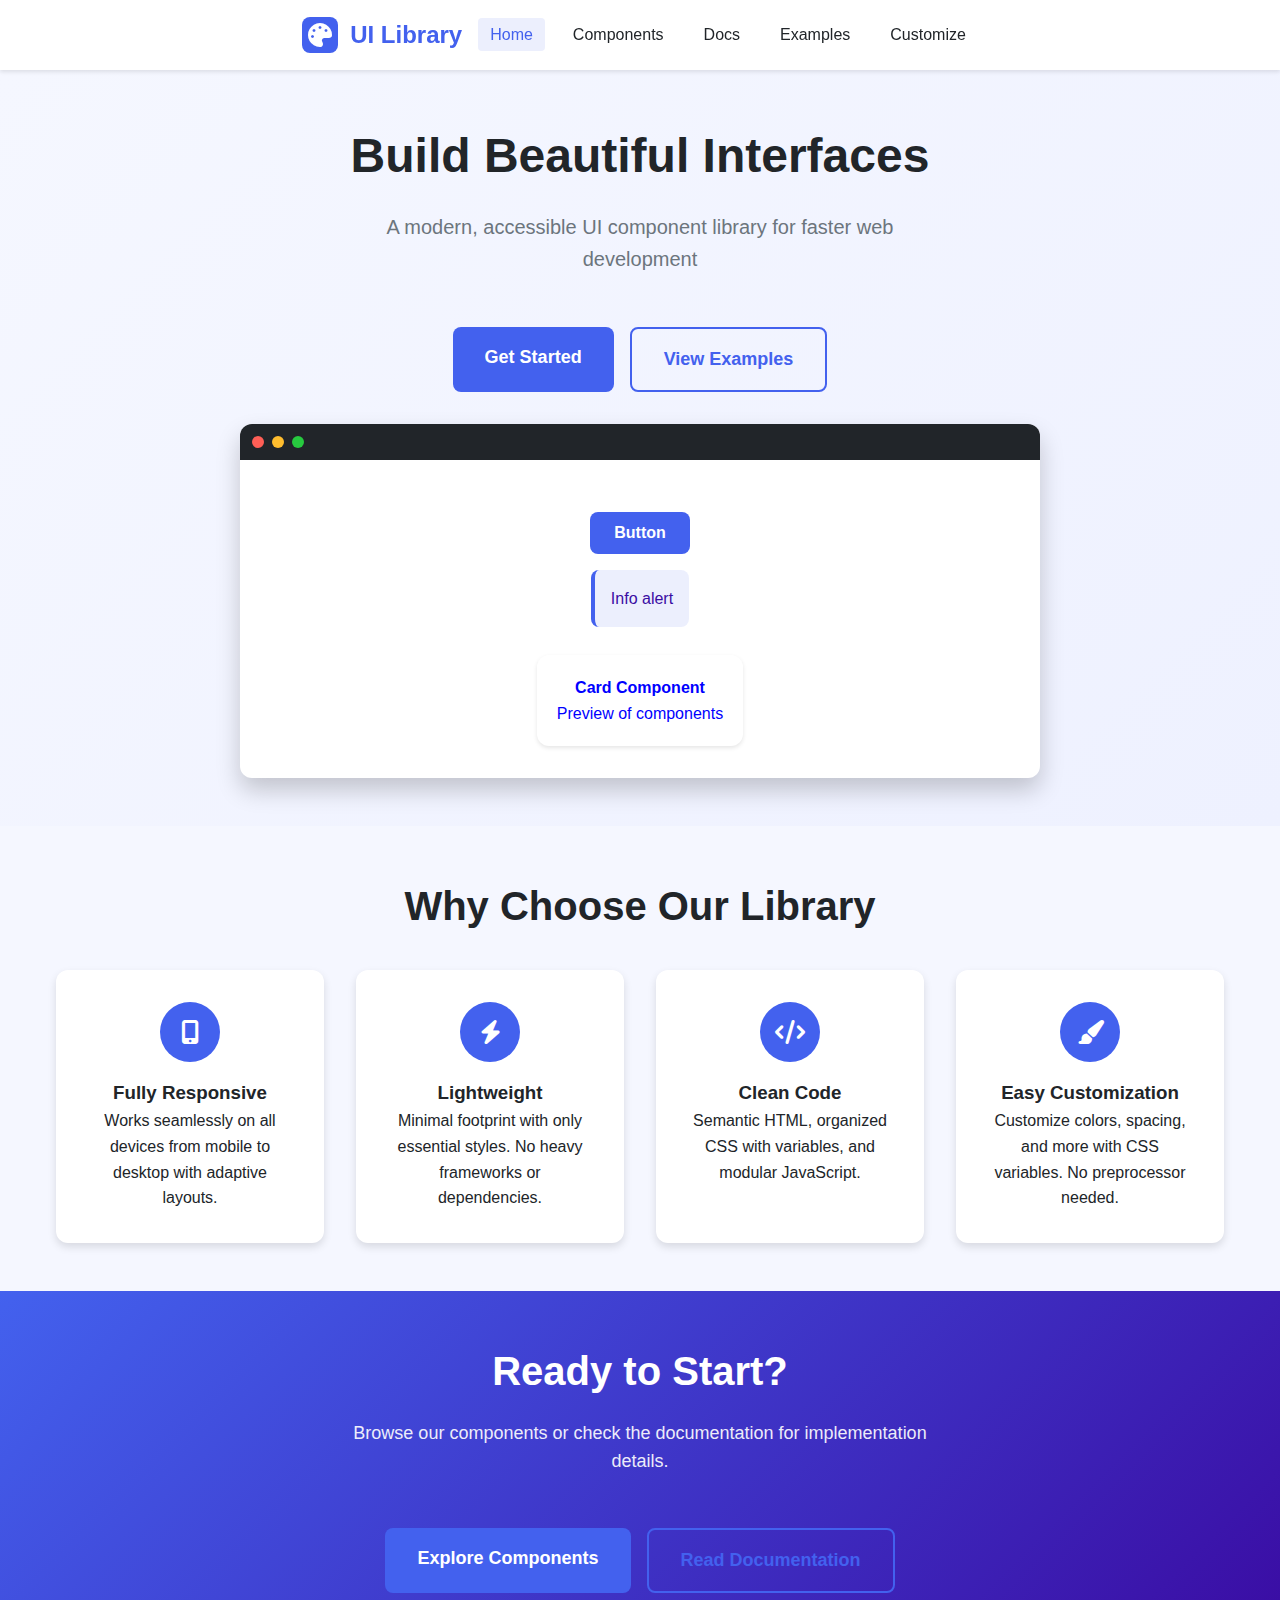
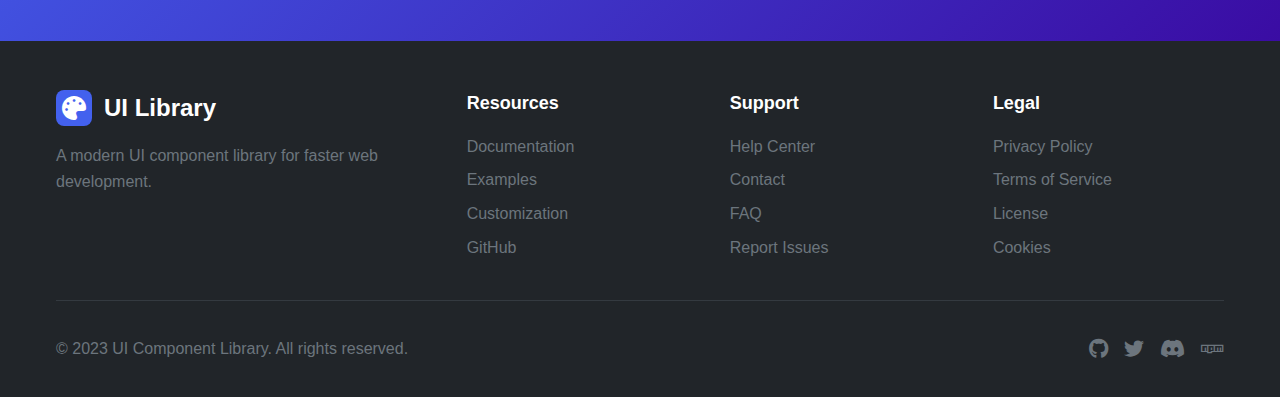
<file: index.html>
<!DOCTYPE html>
<html lang="en">
<head>
    <meta charset="UTF-8">
    <meta name="viewport" content="width=device-width, initial-scale=1.0">
    <title>UI Component Library - Home</title>
    <link rel="stylesheet" href="./style.css">
    <link rel="stylesheet" href="https://cdnjs.cloudflare.com/ajax/libs/font-awesome/6.4.0/css/all.min.css">
</head>
<body>
    <header>
    <div class="container">
        <div class="header-content">
            <div class="logo">
                <div class="logo-icon">
                    <i class="fas fa-palette"></i>
                </div>
                <span>UI Library</span>
            </div>
            <nav class="main-nav">
                <ul>
                    <li><a href="index.html">Home</a></li>
                    <li><a href="components.html">Components</a></li>
                    <li><a href="documentation.html">Docs</a></li>
                    <li><a href="examples.html">Examples</a></li>
                    <li><a href="customize.html">Customize</a></li>
                </ul>
            </nav>
            <button class="mobile-menu-btn" aria-label="Toggle menu">
                <i class="fas fa-bars"></i>
            </button>
        </div>
    </div>
</header>

    <main>
        <section class="hero">
            <div class="container">
                <div class="hero-content">
                    <h1>Build Beautiful Interfaces</h1>
                    <p class="hero-subtitle">A modern, accessible UI component library for faster web development</p>
                    <div class="hero-actions">
                        <a href="components.html" class="btn btn-primary btn-large">Get Started</a>
                        <a href="examples.html" class="btn btn-outline btn-large">View Examples</a>
                    </div>
                </div>
                <div class="hero-preview">
                    <div class="preview-card">
                        <div class="preview-header">
                            <div class="preview-dots">
                                <span class="dot red"></span>
                                <span class="dot yellow"></span>
                                <span class="dot green"></span>
                            </div>
                        </div>
                        <div class="preview-body">
                            <div class="component-showcase">
                                <button class="btn btn-primary">Button</button>
                                <div class="alert alert-info">Info alert</div>
                                <div class="card"style="color: blue; padding:20px;">
                                    <h4>Card Component</h4>
                                    <p>Preview of components</p>
                                </div>
                            </div>
                        </div>
                    </div>
                </div>
            </div>
        </section>

        <section class="features">
            <div class="container">
                <h2 class="section-title">Why Choose Our Library</h2>
                <div class="feature-grid">
                    <div class="feature-card">
                        <div class="feature-icon">
                            <i class="fas fa-mobile-alt"></i>
                        </div>
                        <h3>Fully Responsive</h3>
                        <p>Works seamlessly on all devices from mobile to desktop with adaptive layouts.</p>
                    </div>
                    <div class="feature-card">
                        <div class="feature-icon">
                            <i class="fas fa-bolt"></i>
                        </div>
                        <h3>Lightweight</h3>
                        <p>Minimal footprint with only essential styles. No heavy frameworks or dependencies.</p>
                    </div>
                    <div class="feature-card">
                        <div class="feature-icon">
                            <i class="fas fa-code"></i>
                        </div>
                        <h3>Clean Code</h3>
                        <p>Semantic HTML, organized CSS with variables, and modular JavaScript.</p>
                    </div>
                    <div class="feature-card">
                        <div class="feature-icon">
                            <i class="fas fa-paint-brush"></i>
                        </div>
                        <h3>Easy Customization</h3>
                        <p>Customize colors, spacing, and more with CSS variables. No preprocessor needed.</p>
                    </div>
                </div>
            </div>
        </section>

        <section class="cta">
            <div class="container">
                <h2>Ready to Start?</h2>
                <p>Browse our components or check the documentation for implementation details.</p>
                <div class="cta-buttons">
                    <a href="components.html" class="btn btn-primary btn-large">Explore Components</a>
                    <a href="documentation.html" class="btn btn-outline btn-large">Read Documentation</a>
                </div>
            </div>
        </section>
    </main>

    <footer>
        <div class="container">
            <div class="footer-content">
                <div class="footer-logo">
                    <div class="logo">
                        <div class="logo-icon">
                            <i class="fas fa-palette"></i>
                        </div>
                        <span>UI Library</span>
                    </div>
                    <p class="footer-description">A modern UI component library for faster web development.</p>
                </div>
                <div class="footer-links">
                    <div class="footer-column">
                        <h4>Resources</h4>
                        <ul>
                            <li><a href="documentation.html">Documentation</a></li>
                            <li><a href="examples.html">Examples</a></li>
                            <li><a href="customize.html">Customization</a></li>
                            <li><a href="#">GitHub</a></li>
                        </ul>
                    </div>
                    <div class="footer-column">
                        <h4>Support</h4>
                        <ul>
                            <li><a href="#">Help Center</a></li>
                            <li><a href="#">Contact</a></li>
                            <li><a href="#">FAQ</a></li>
                            <li><a href="#">Report Issues</a></li>
                        </ul>
                    </div>
                    <div class="footer-column">
                        <h4>Legal</h4>
                        <ul>
                            <li><a href="#">Privacy Policy</a></li>
                            <li><a href="#">Terms of Service</a></li>
                            <li><a href="#">License</a></li>
                            <li><a href="#">Cookies</a></li>
                        </ul>
                    </div>
                </div>
            </div>
            <div class="footer-bottom">
                <p>&copy; 2023 UI Component Library. All rights reserved.</p>
                <div class="social-links">
                    <a href="#"><i class="fab fa-github"></i></a>
                    <a href="#"><i class="fab fa-twitter"></i></a>
                    <a href="#"><i class="fab fa-discord"></i></a>
                    <a href="#"><i class="fab fa-npm"></i></a>
                </div>
            </div>
        </div>
    </footer>

    <script src="script.js"></script>
</body>
</html>
</file>
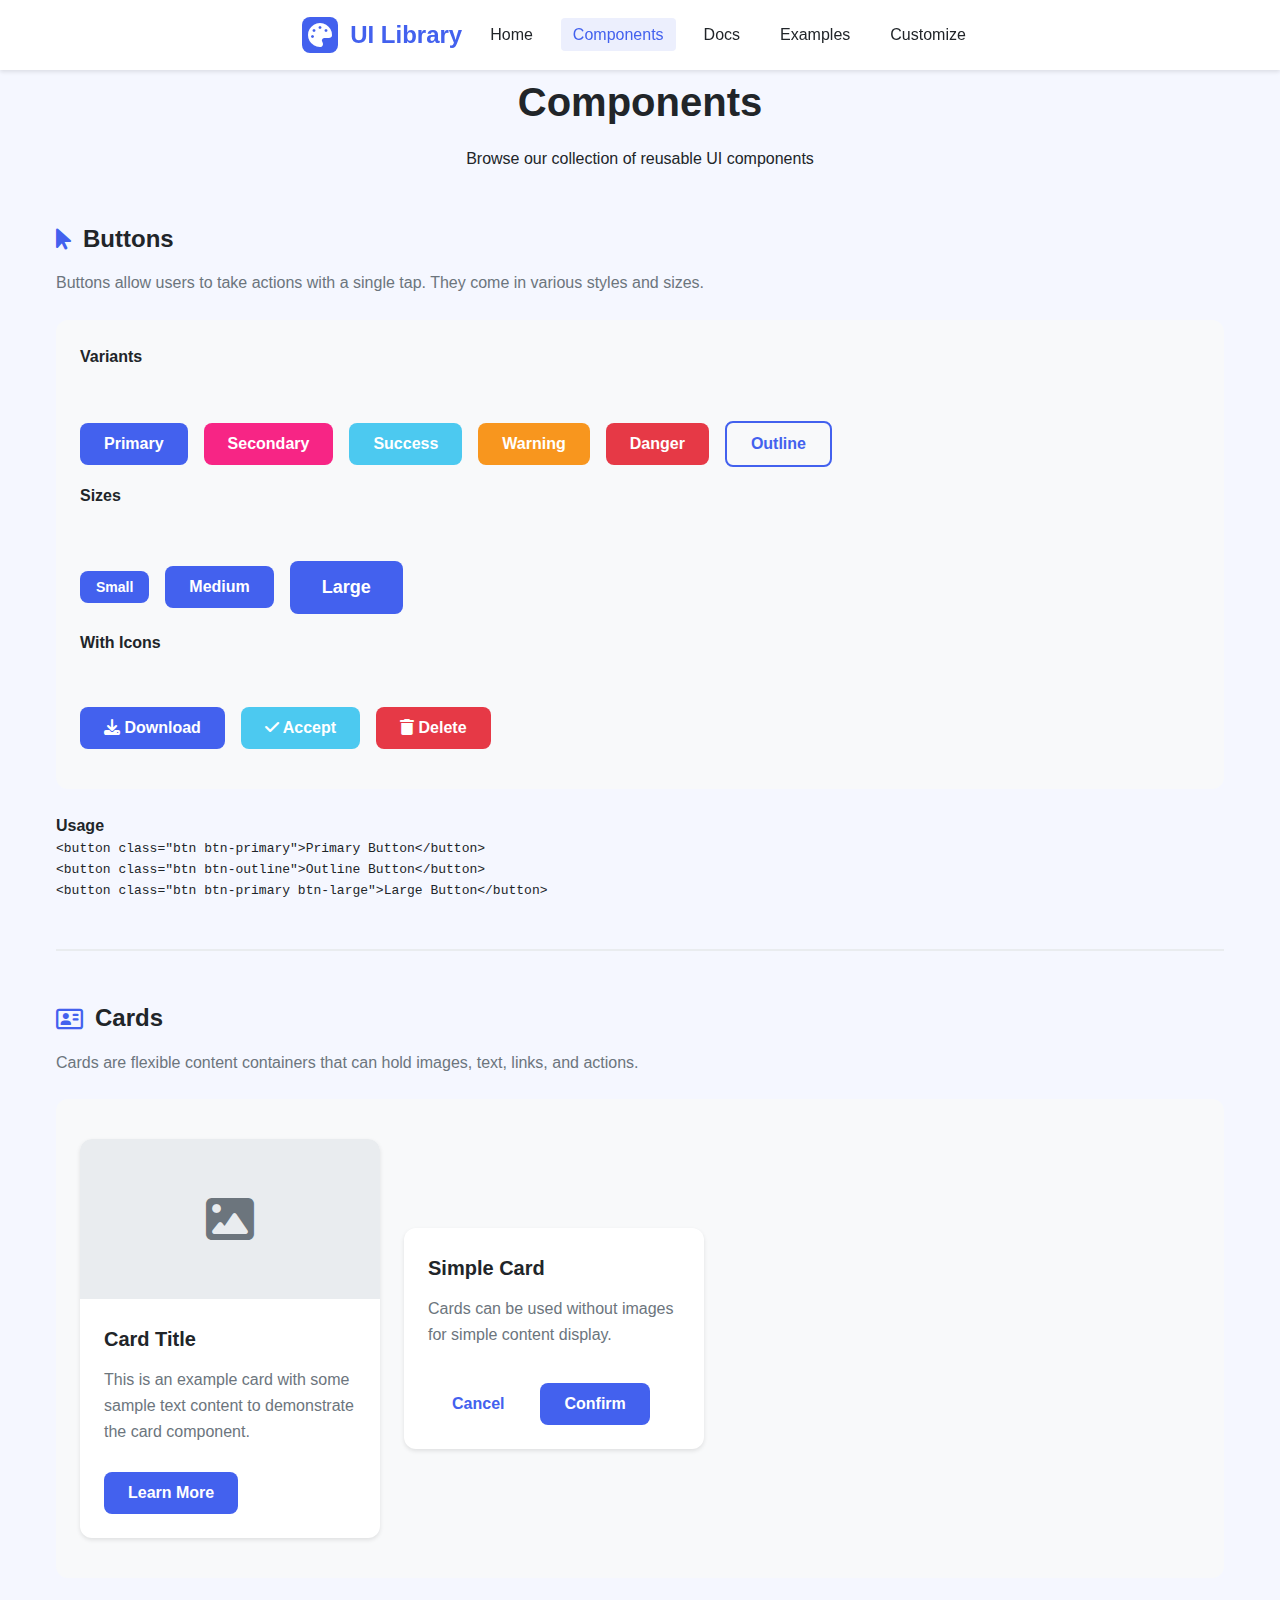
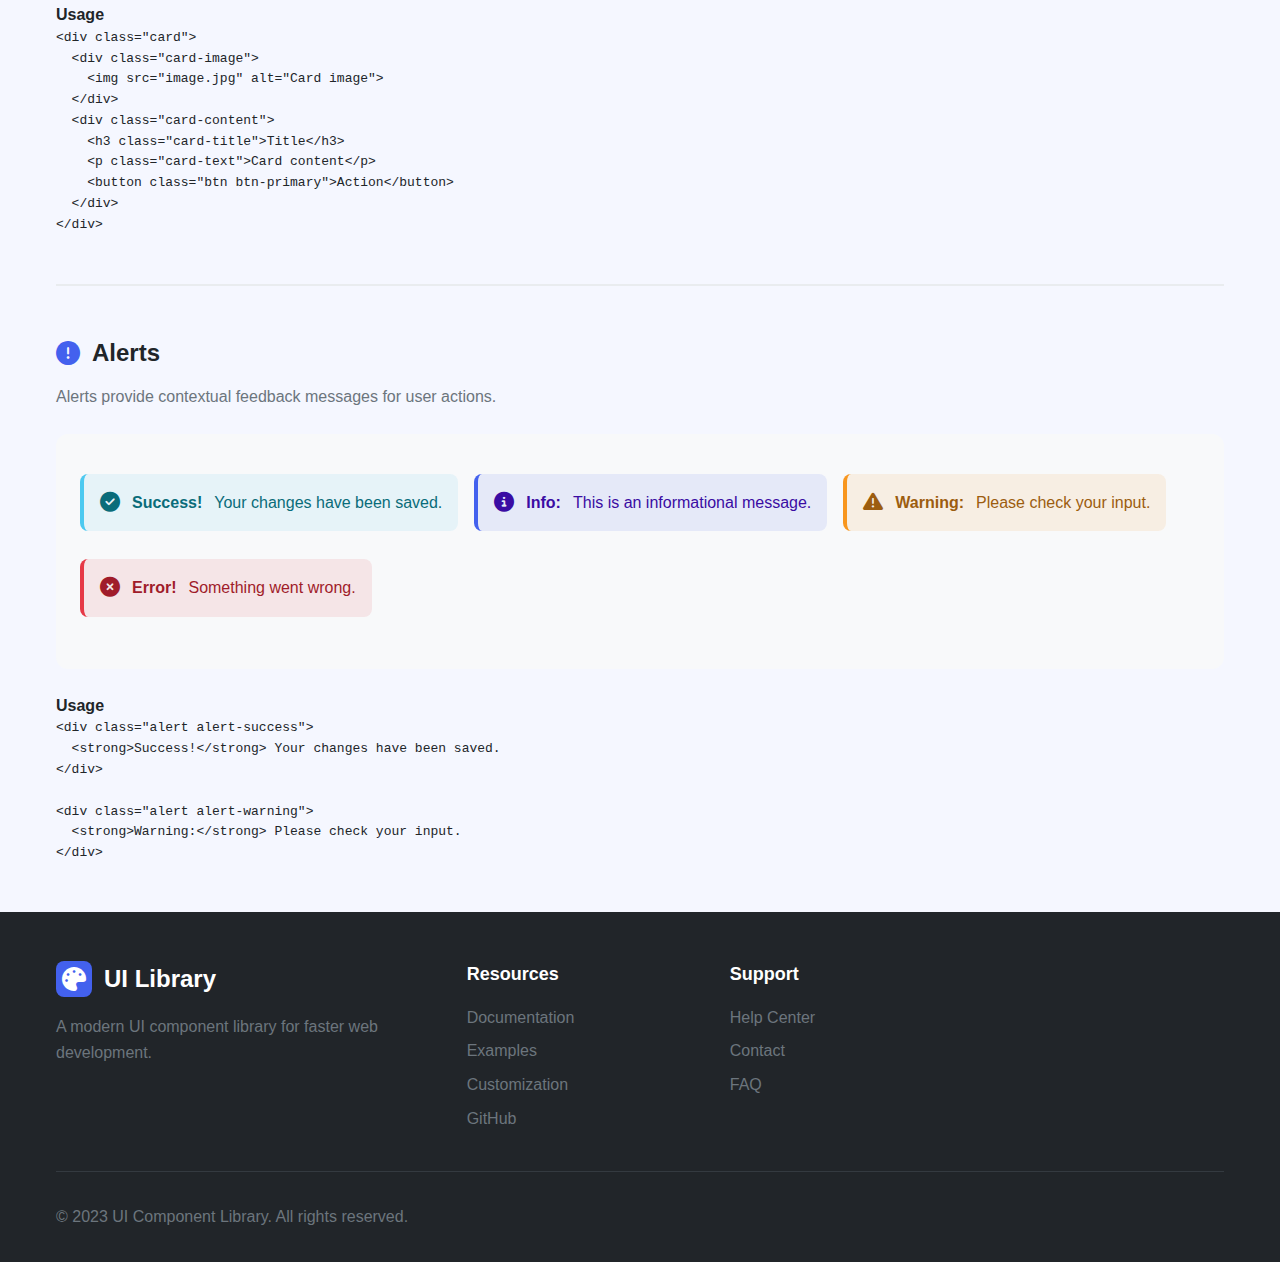
<file: components.html>
<!DOCTYPE html>
<html lang="en">
<head>
    <meta charset="UTF-8">
    <meta name="viewport" content="width=device-width, initial-scale=1.0">
    <title>Components - UI Library</title>
    <link rel="stylesheet" href="style.css">
    <link rel="stylesheet" href="https://cdnjs.cloudflare.com/ajax/libs/font-awesome/6.4.0/css/all.min.css">
</head>
<body>
    <header>
    <div class="container">
        <div class="header-content">
            <div class="logo">
                <div class="logo-icon">
                    <i class="fas fa-palette"></i>
                </div>
                <span>UI Library</span>
            </div>
            <nav class="main-nav">
                <ul>
                    <li><a href="index.html">Home</a></li>
                    <li><a href="components.html">Components</a></li>
                    <li><a href="documentation.html">Docs</a></li>
                    <li><a href="examples.html">Examples</a></li>
                    <li><a href="customize.html">Customize</a></li>
                </ul>
            </nav>
            <button class="mobile-menu-btn" aria-label="Toggle menu">
                <i class="fas fa-bars"></i>
            </button>
        </div>
    </div>
</header>

    <main class="components-page">
        <div class="container">
            <div class="page-header">
                <h1>Components</h1>
                <p>Browse our collection of reusable UI components</p>
            </div>

            <div class="components-grid">
                <!-- Buttons Component -->
                <section class="component-section" id="buttons">
                    <h2 class="component-title">
                        <i class="fas fa-mouse-pointer"></i>
                        Buttons
                    </h2>
                    <p class="component-description">
                        Buttons allow users to take actions with a single tap. They come in various styles and sizes.
                    </p>
                    
                    <div class="component-demo">
                        <h4>Variants</h4>
                        <div class="demo-area">
                            <button class="btn btn-primary">Primary</button>
                            <button class="btn btn-secondary">Secondary</button>
                            <button class="btn btn-success">Success</button>
                            <button class="btn btn-warning">Warning</button>
                            <button class="btn btn-danger">Danger</button>
                            <button class="btn btn-outline">Outline</button>
                        </div>

                        <h4>Sizes</h4>
                        <div class="demo-area">
                            <button class="btn btn-primary btn-small">Small</button>
                            <button class="btn btn-primary">Medium</button>
                            <button class="btn btn-primary btn-large">Large</button>
                        </div>

                        <h4>With Icons</h4>
                        <div class="demo-area">
                            <button class="btn btn-primary">
                                <i class="fas fa-download"></i> Download
                            </button>
                            <button class="btn btn-success">
                                <i class="fas fa-check"></i> Accept
                            </button>
                            <button class="btn btn-danger">
                                <i class="fas fa-trash"></i> Delete
                            </button>
                        </div>
                    </div>
                    
                    <div class="component-code">
                        <h4>Usage</h4>
                        <pre><code>&lt;button class="btn btn-primary"&gt;Primary Button&lt;/button&gt;
&lt;button class="btn btn-outline"&gt;Outline Button&lt;/button&gt;
&lt;button class="btn btn-primary btn-large"&gt;Large Button&lt;/button&gt;</code></pre>
                    </div>
                </section>

                <!-- Cards Component -->
                <section class="component-section" id="cards">
                    <h2 class="component-title">
                        <i class="far fa-address-card"></i>
                        Cards
                    </h2>
                    <p class="component-description">
                        Cards are flexible content containers that can hold images, text, links, and actions.
                    </p>
                    
                    <div class="component-demo">
                        <div class="demo-area flex-demo">
                            <div class="card" style="width: 300px;">
                                <div class="card-image">
                                    <i class="fas fa-image"></i>
                                </div>
                                <div class="card-content">
                                    <h3 class="card-title">Card Title</h3>
                                    <p class="card-text">This is an example card with some sample text content to demonstrate the card component.</p>
                                    <button class="btn btn-primary mt-1">Learn More</button>
                                </div>
                            </div>
                            
                            <div class="card" style="width: 300px;">
                                <div class="card-content">
                                    <h3 class="card-title">Simple Card</h3>
                                    <p class="card-text">Cards can be used without images for simple content display.</p>
                                    <div class="card-actions">
                                        <button class="btn btn-text">Cancel</button>
                                        <button class="btn btn-primary">Confirm</button>
                                    </div>
                                </div>
                            </div>
                        </div>
                    </div>
                    
                    <div class="component-code">
                        <h4>Usage</h4>
                        <pre><code>&lt;div class="card"&gt;
  &lt;div class="card-image"&gt;
    &lt;img src="image.jpg" alt="Card image"&gt;
  &lt;/div&gt;
  &lt;div class="card-content"&gt;
    &lt;h3 class="card-title"&gt;Title&lt;/h3&gt;
    &lt;p class="card-text"&gt;Card content&lt;/p&gt;
    &lt;button class="btn btn-primary"&gt;Action&lt;/button&gt;
  &lt;/div&gt;
&lt;/div&gt;</code></pre>
                    </div>
                </section>

                <!-- Alerts Component -->
                <section class="component-section" id="alerts">
                    <h2 class="component-title">
                        <i class="fas fa-exclamation-circle"></i>
                        Alerts
                    </h2>
                    <p class="component-description">
                        Alerts provide contextual feedback messages for user actions.
                    </p>
                    
                    <div class="component-demo">
                        <div class="demo-area">
                            <div class="alert alert-success">
                                <i class="fas fa-check-circle"></i>
                                <strong>Success!</strong> Your changes have been saved.
                            </div>
                            <div class="alert alert-info">
                                <i class="fas fa-info-circle"></i>
                                <strong>Info:</strong> This is an informational message.
                            </div>
                            <div class="alert alert-warning">
                                <i class="fas fa-exclamation-triangle"></i>
                                <strong>Warning:</strong> Please check your input.
                            </div>
                            <div class="alert alert-danger">
                                <i class="fas fa-times-circle"></i>
                                <strong>Error!</strong> Something went wrong.
                            </div>
                        </div>
                    </div>
                    
                    <div class="component-code">
                        <h4>Usage</h4>
                        <pre><code>&lt;div class="alert alert-success"&gt;
  &lt;strong&gt;Success!&lt;/strong&gt; Your changes have been saved.
&lt;/div&gt;

&lt;div class="alert alert-warning"&gt;
  &lt;strong&gt;Warning:&lt;/strong&gt; Please check your input.
&lt;/div&gt;</code></pre>
                    </div>
                </section>

                <!-- More components can be added similarly -->
            </div>
        </div>
    </main>

    <footer>
        <div class="container">
            <div class="footer-content">
                <div class="footer-logo">
                    <div class="logo">
                        <div class="logo-icon">
                            <i class="fas fa-palette"></i>
                        </div>
                        <span>UI Library</span>
                    </div>
                    <p class="footer-description">A modern UI component library for faster web development.</p>
                </div>
                <div class="footer-links">
                    <div class="footer-column">
                        <h4>Resources</h4>
                        <ul>
                            <li><a href="documentation.html">Documentation</a></li>
                            <li><a href="examples.html">Examples</a></li>
                            <li><a href="customize.html">Customization</a></li>
                            <li><a href="#">GitHub</a></li>
                        </ul>
                    </div>
                    <div class="footer-column">
                        <h4>Support</h4>
                        <ul>
                            <li><a href="#">Help Center</a></li>
                            <li><a href="#">Contact</a></li>
                            <li><a href="#">FAQ</a></li>
                        </ul>
                    </div>
                </div>
            </div>
            <div class="footer-bottom">
                <p>&copy; 2023 UI Component Library. All rights reserved.</p>
            </div>
        </div>
    </footer>

    <script src="script.js"></script>
</body>
</html>
</file>
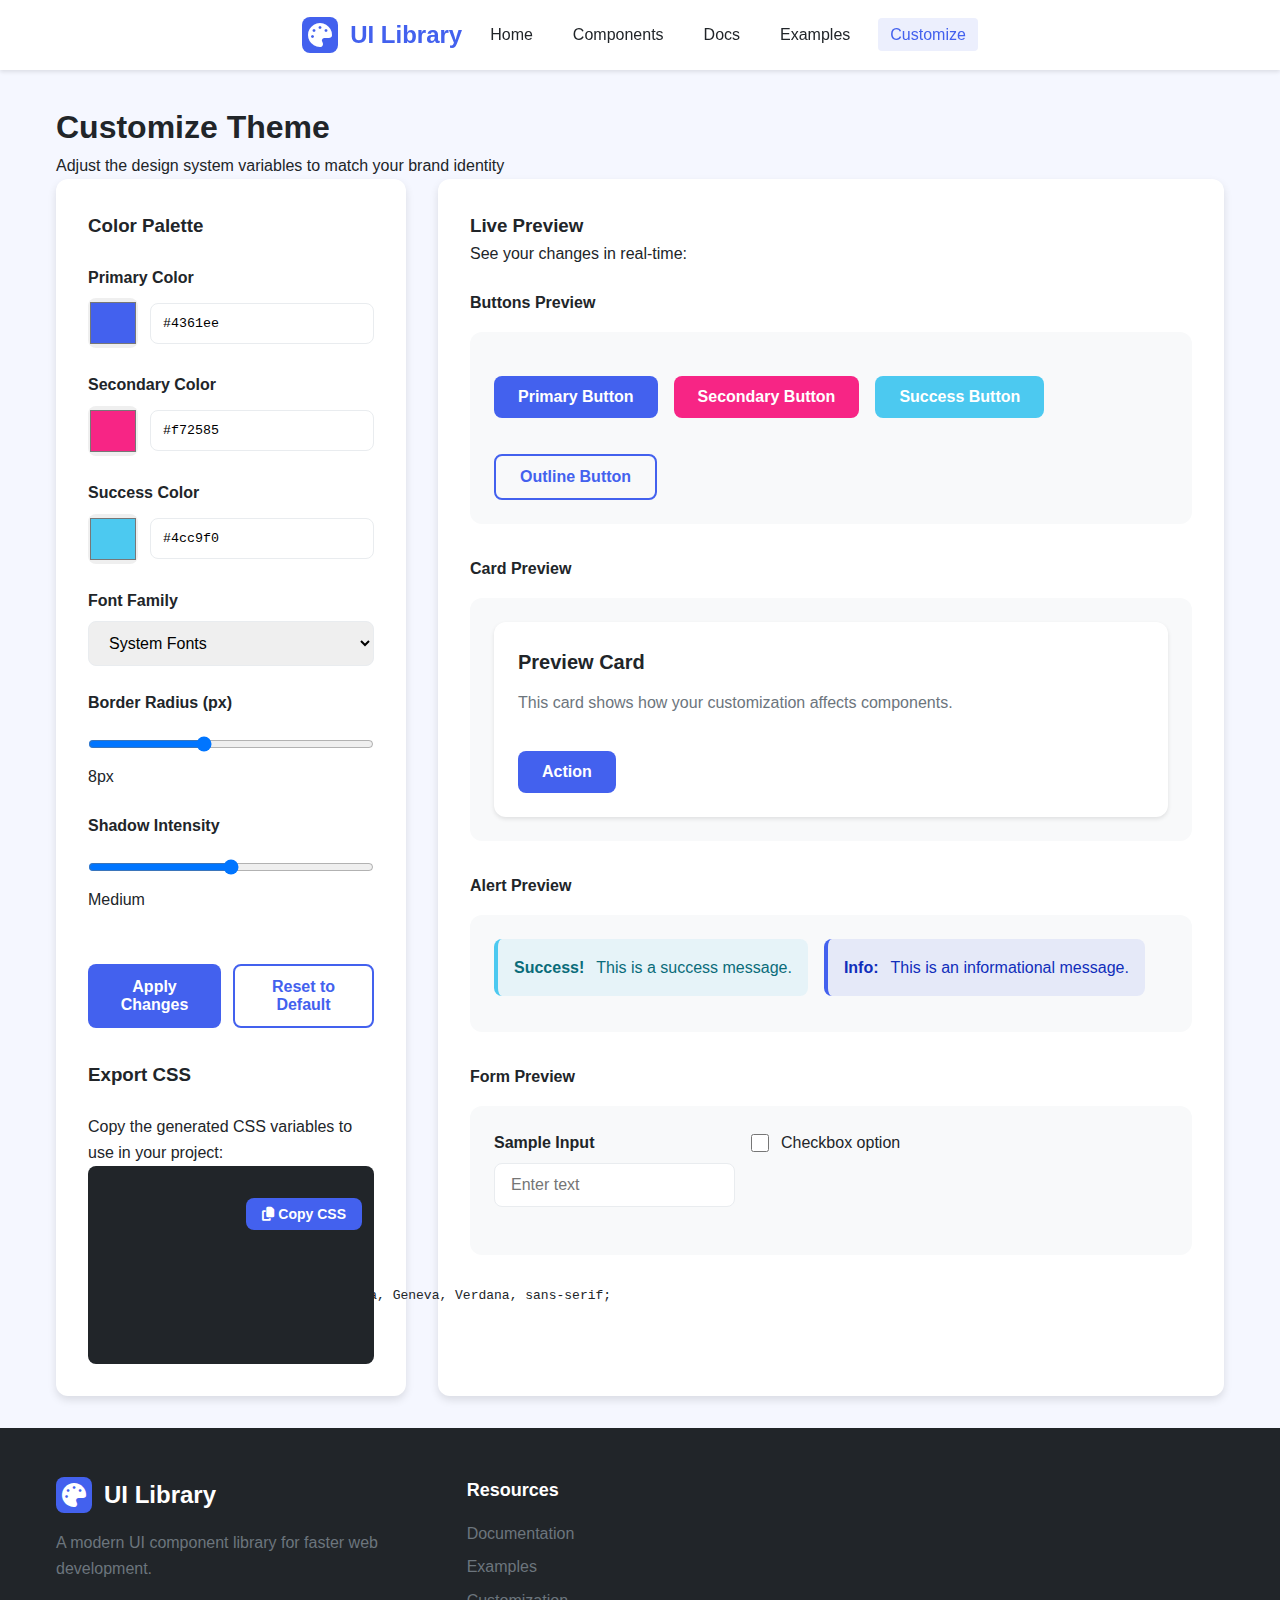
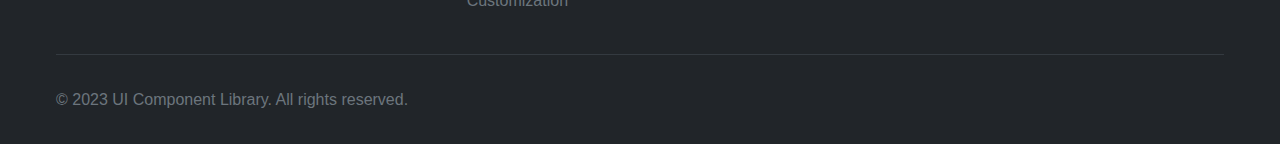
<file: customize.html>
<!DOCTYPE html>
<html lang="en">
<head>
    <meta charset="UTF-8">
    <meta name="viewport" content="width=device-width, initial-scale=1.0">
    <title>Customize - UI Library</title>
    <link rel="stylesheet" href="style.css">
    <link rel="stylesheet" href="https://cdnjs.cloudflare.com/ajax/libs/font-awesome/6.4.0/css/all.min.css">
</head>
<body>
   <header>
    <div class="container">
        <div class="header-content">
            <div class="logo">
                <div class="logo-icon">
                    <i class="fas fa-palette"></i>
                </div>
                <span>UI Library</span>
            </div>
            <nav class="main-nav">
                <ul>
                    <li><a href="index.html">Home</a></li>
                    <li><a href="components.html">Components</a></li>
                    <li><a href="documentation.html">Docs</a></li>
                    <li><a href="examples.html">Examples</a></li>
                    <li><a href="customize.html">Customize</a></li>
                </ul>
            </nav>
            <button class="mobile-menu-btn" aria-label="Toggle menu">
                <i class="fas fa-bars"></i>
            </button>
        </div>
    </div>
</header>

    <main class="customize-page">
        <div class="container">
            <div class="page-header">
                <h1>Customize Theme</h1>
                <p>Adjust the design system variables to match your brand identity</p>
            </div>

            <div class="customize-container">
                <div class="customize-controls">
                    <div class="customize-section">
                        <h3>Color Palette</h3>
                        
                        <div class="control-group">
                            <label for="primaryColor">Primary Color</label>
                            <div class="color-control">
                                <input type="color" id="primaryColor" value="#4361ee">
                                <input type="text" id="primaryColorText" value="#4361ee" class="color-input">
                            </div>
                        </div>
                        
                        <div class="control-group">
                            <label for="secondaryColor">Secondary Color</label>
                            <div class="color-control">
                                <input type="color" id="secondaryColor" value="#f72585">
                                <input type="text" id="secondaryColorText" value="#f72585" class="color-input">
                            </div>
                        </div>
                        
                        <div class="control-group">
                            <label for="successColor">Success Color</label>
                            <div class="color-control">
                                <input type="color" id="successColor" value="#4cc9f0">
                                <input type="text" id="successColorText" value="#4cc9f0" class="color-input">
                            </div>
                        </div>
                        
                        <div class="control-group">
                            <label for="fontFamily">Font Family</label>
                            <select id="fontFamily" class="form-control">
                                <option value="'Segoe UI', Tahoma, Geneva, Verdana, sans-serif">System Fonts</option>
                                <option value="'Inter', sans-serif">Inter</option>
                                <option value="'Roboto', sans-serif">Roboto</option>
                                <option value="'Open Sans', sans-serif">Open Sans</option>
                                <option value="'Poppins', sans-serif">Poppins</option>
                            </select>
                        </div>
                        
                        <div class="control-group">
                            <label for="borderRadius">Border Radius (px)</label>
                            <input type="range" id="borderRadius" min="0" max="20" value="8" class="slider">
                            <span id="borderRadiusValue">8px</span>
                        </div>
                        
                        <div class="control-group">
                            <label for="shadowIntensity">Shadow Intensity</label>
                            <input type="range" id="shadowIntensity" min="0" max="30" value="15" class="slider">
                            <span id="shadowIntensityValue">Medium</span>
                        </div>
                        
                        <div class="control-actions">
                            <button id="applyCustomization" class="btn btn-primary">Apply Changes</button>
                            <button id="resetCustomization" class="btn btn-outline">Reset to Default</button>
                        </div>
                    </div>
                    
                    <div class="customize-section">
                        <h3>Export CSS</h3>
                        <p>Copy the generated CSS variables to use in your project:</p>
                        
                        <div class="code-output">
                            <pre id="cssOutput"><code>:root {
    --primary: #4361ee;
    --secondary: #f72585;
    --success: #4cc9f0;
    --font-main: 'Segoe UI', Tahoma, Geneva, Verdana, sans-serif;
    --radius-md: 8px;
}</code></pre>
                            <button id="copyCss" class="btn btn-primary btn-small">
                                <i class="fas fa-copy"></i> Copy CSS
                            </button>
                        </div>
                    </div>
                </div>
                
                <div class="customize-preview">
                    <h3>Live Preview</h3>
                    <p>See your changes in real-time:</p>
                    
                    <div class="preview-area">
                        <div class="preview-component">
                            <h4>Buttons Preview</h4>
                            <div class="preview-demo">
                                <button class="btn btn-primary">Primary Button</button>
                                <button class="btn btn-secondary">Secondary Button</button>
                                <button class="btn btn-success">Success Button</button>
                                <button class="btn btn-outline">Outline Button</button>
                            </div>
                        </div>
                        
                        <div class="preview-component">
                            <h4>Card Preview</h4>
                            <div class="preview-demo">
                                <div class="card" style="width: 100%;">
                                    <div class="card-content">
                                        <h3 class="card-title">Preview Card</h3>
                                        <p class="card-text">This card shows how your customization affects components.</p>
                                        <button class="btn btn-primary">Action</button>
                                    </div>
                                </div>
                            </div>
                        </div>
                        
                        <div class="preview-component">
                            <h4>Alert Preview</h4>
                            <div class="preview-demo">
                                <div class="alert alert-success">
                                    <strong>Success!</strong> This is a success message.
                                </div>
                                <div class="alert alert-info">
                                    <strong>Info:</strong> This is an informational message.
                                </div>
                            </div>
                        </div>
                        
                        <div class="preview-component">
                            <h4>Form Preview</h4>
                            <div class="preview-demo">
                                <div class="form-group">
                                    <label class="form-label">Sample Input</label>
                                    <input type="text" class="form-control" placeholder="Enter text">
                                </div>
                                <div class="form-group">
                                    <div class="checkbox">
                                        <input type="checkbox" id="previewCheckbox">
                                        <label for="previewCheckbox">Checkbox option</label>
                                    </div>
                                </div>
                            </div>
                        </div>
                    </div>
                </div>
            </div>
        </div>
    </main>

    <footer>
        <div class="container">
            <div class="footer-content">
                <div class="footer-logo">
                    <div class="logo">
                        <div class="logo-icon">
                            <i class="fas fa-palette"></i>
                        </div>
                        <span>UI Library</span>
                    </div>
                    <p class="footer-description">A modern UI component library for faster web development.</p>
                </div>
                <div class="footer-links">
                    <div class="footer-column">
                        <h4>Resources</h4>
                        <ul>
                            <li><a href="documentation.html">Documentation</a></li>
                            <li><a href="examples.html">Examples</a></li>
                            <li><a href="customize.html">Customization</a></li>
                        </ul>
                    </div>
                </div>
            </div>
            <div class="footer-bottom">
                <p>&copy; 2023 UI Component Library. All rights reserved.</p>
            </div>
        </div>
    </footer>

    <script src="script.js"></script>
</body>
</html>
</file>
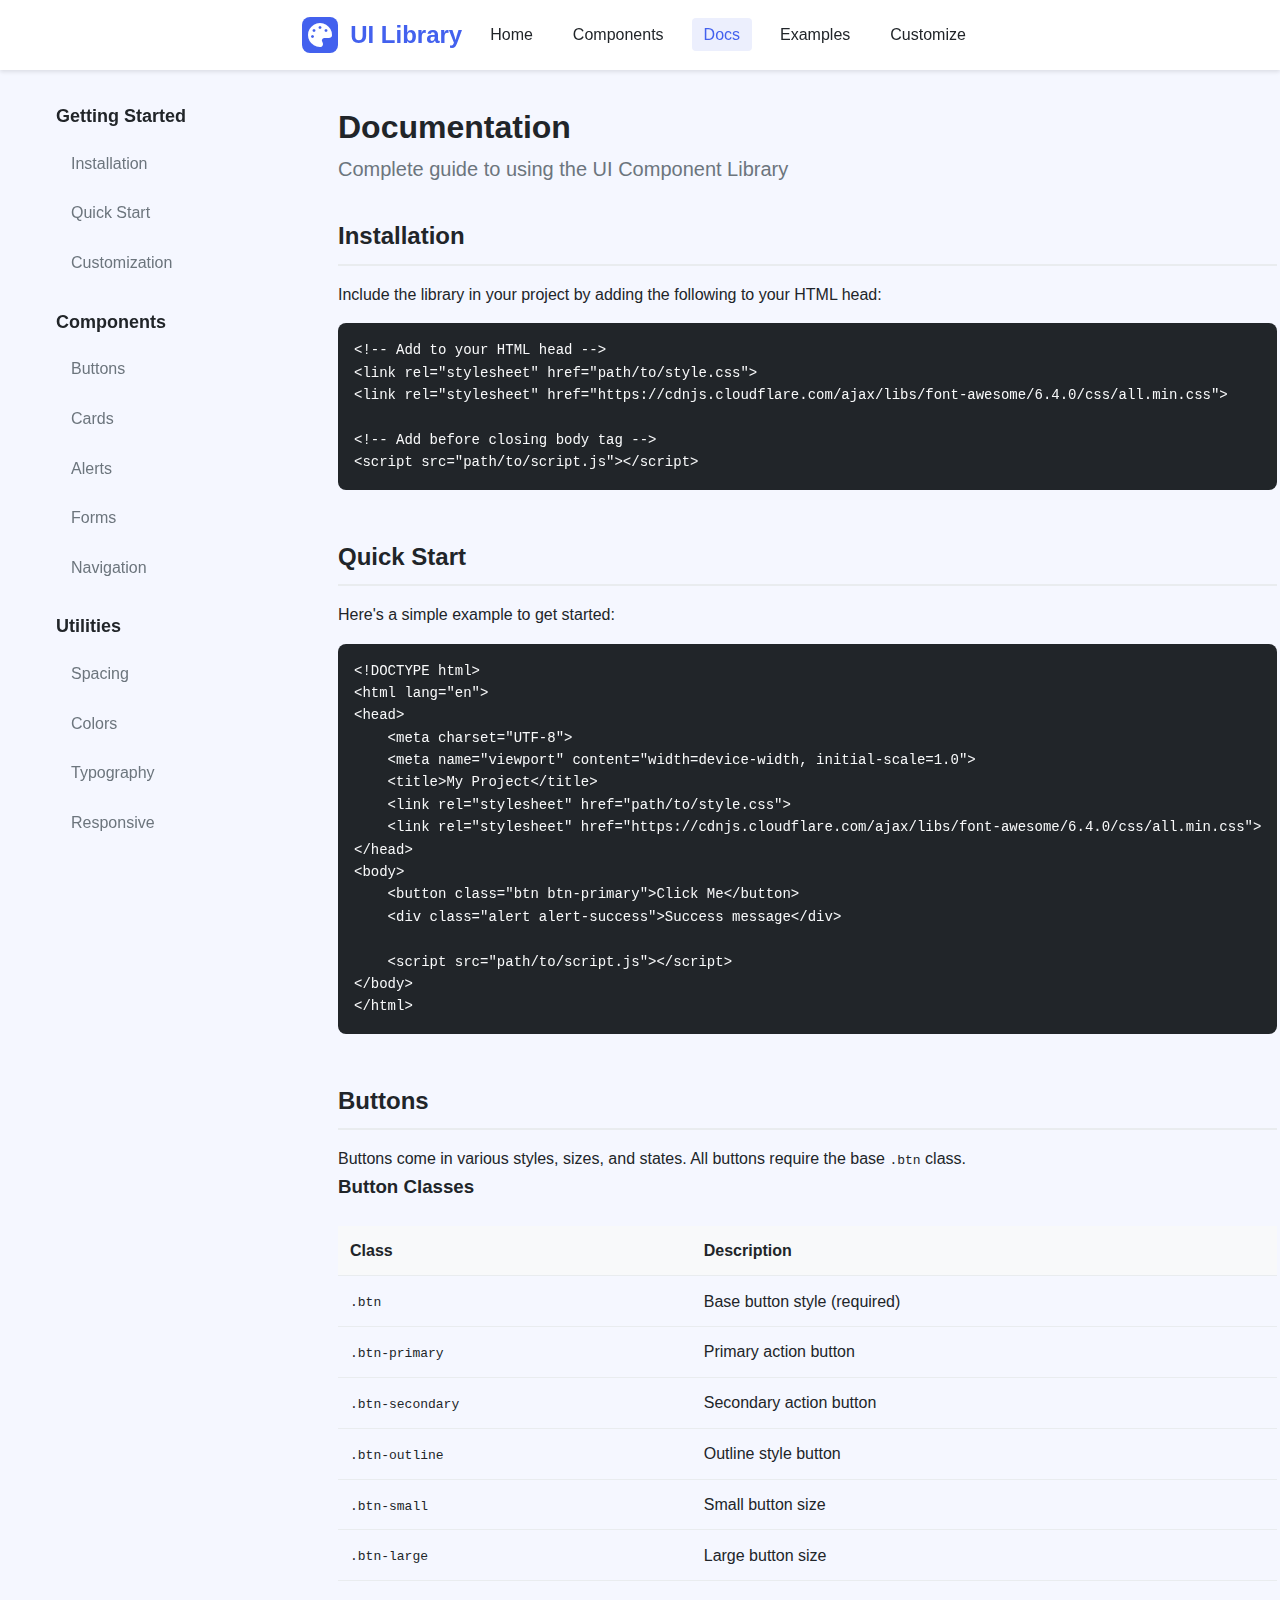
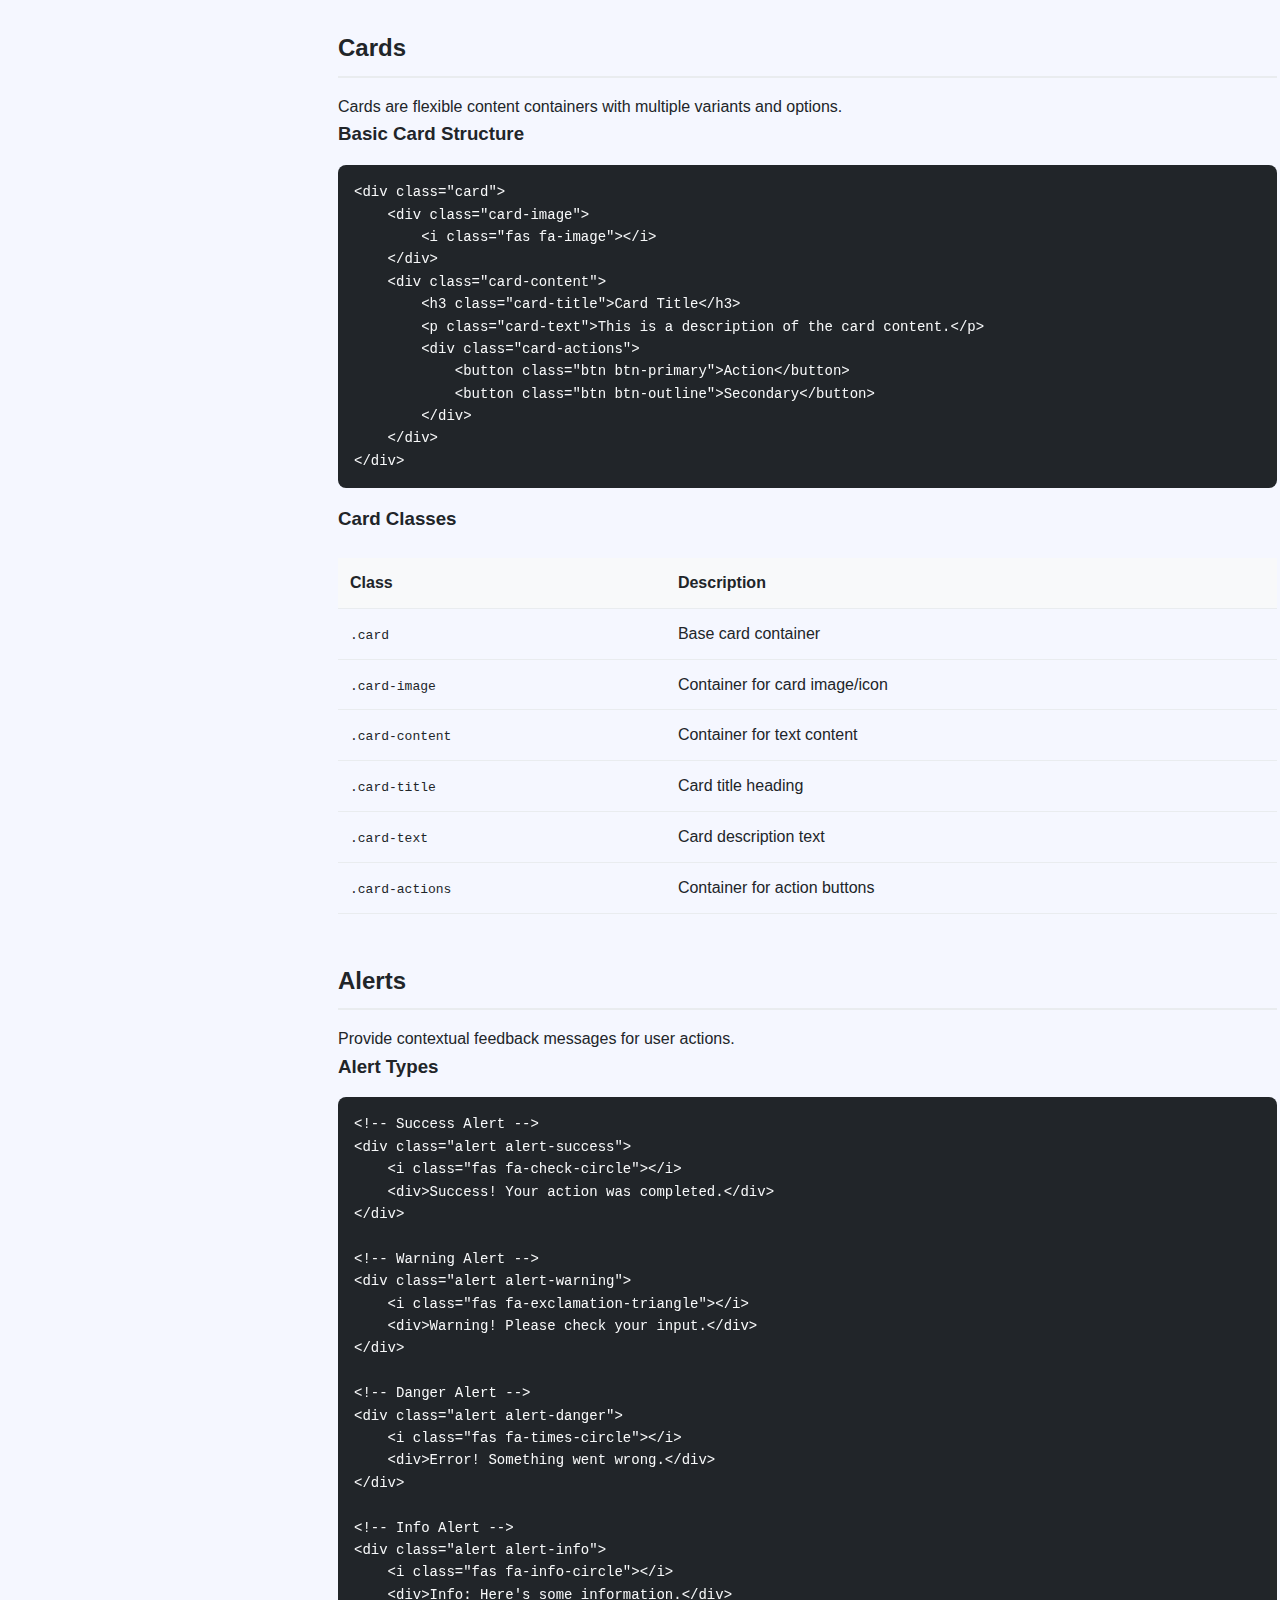
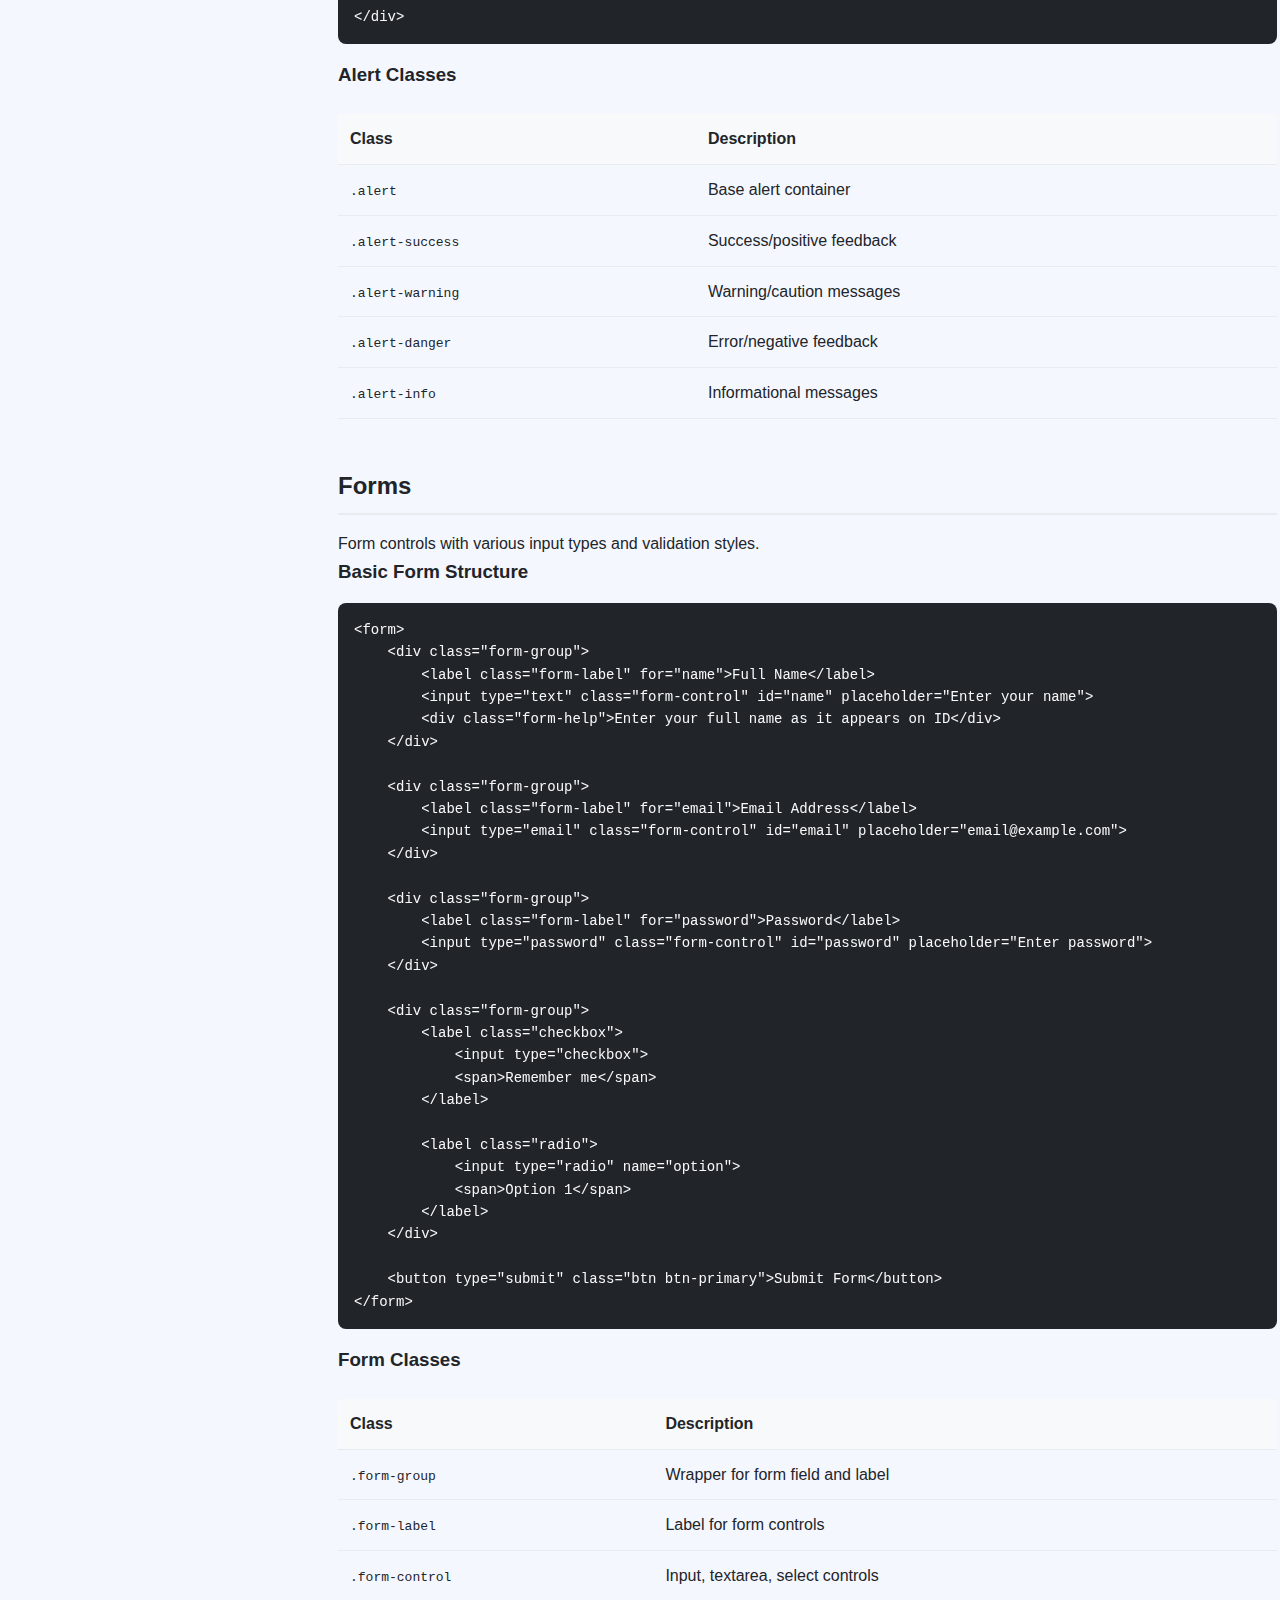
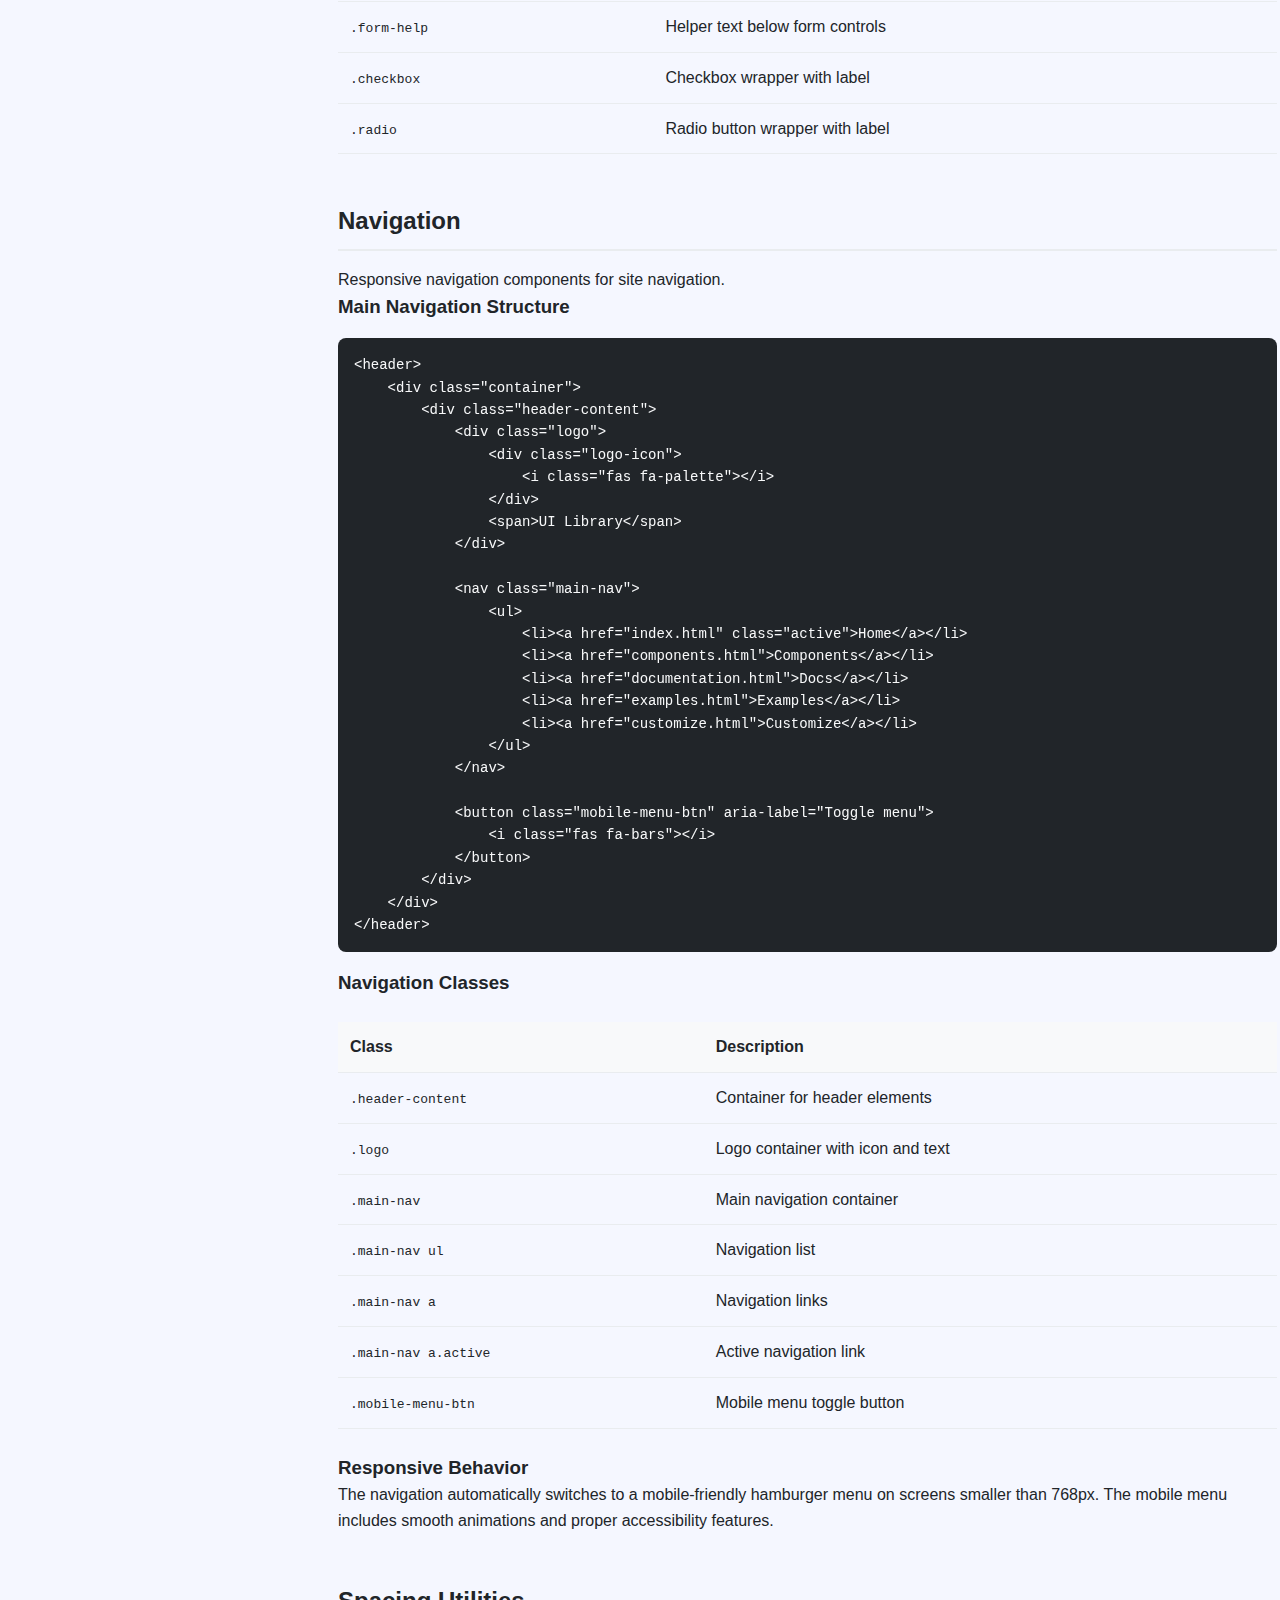
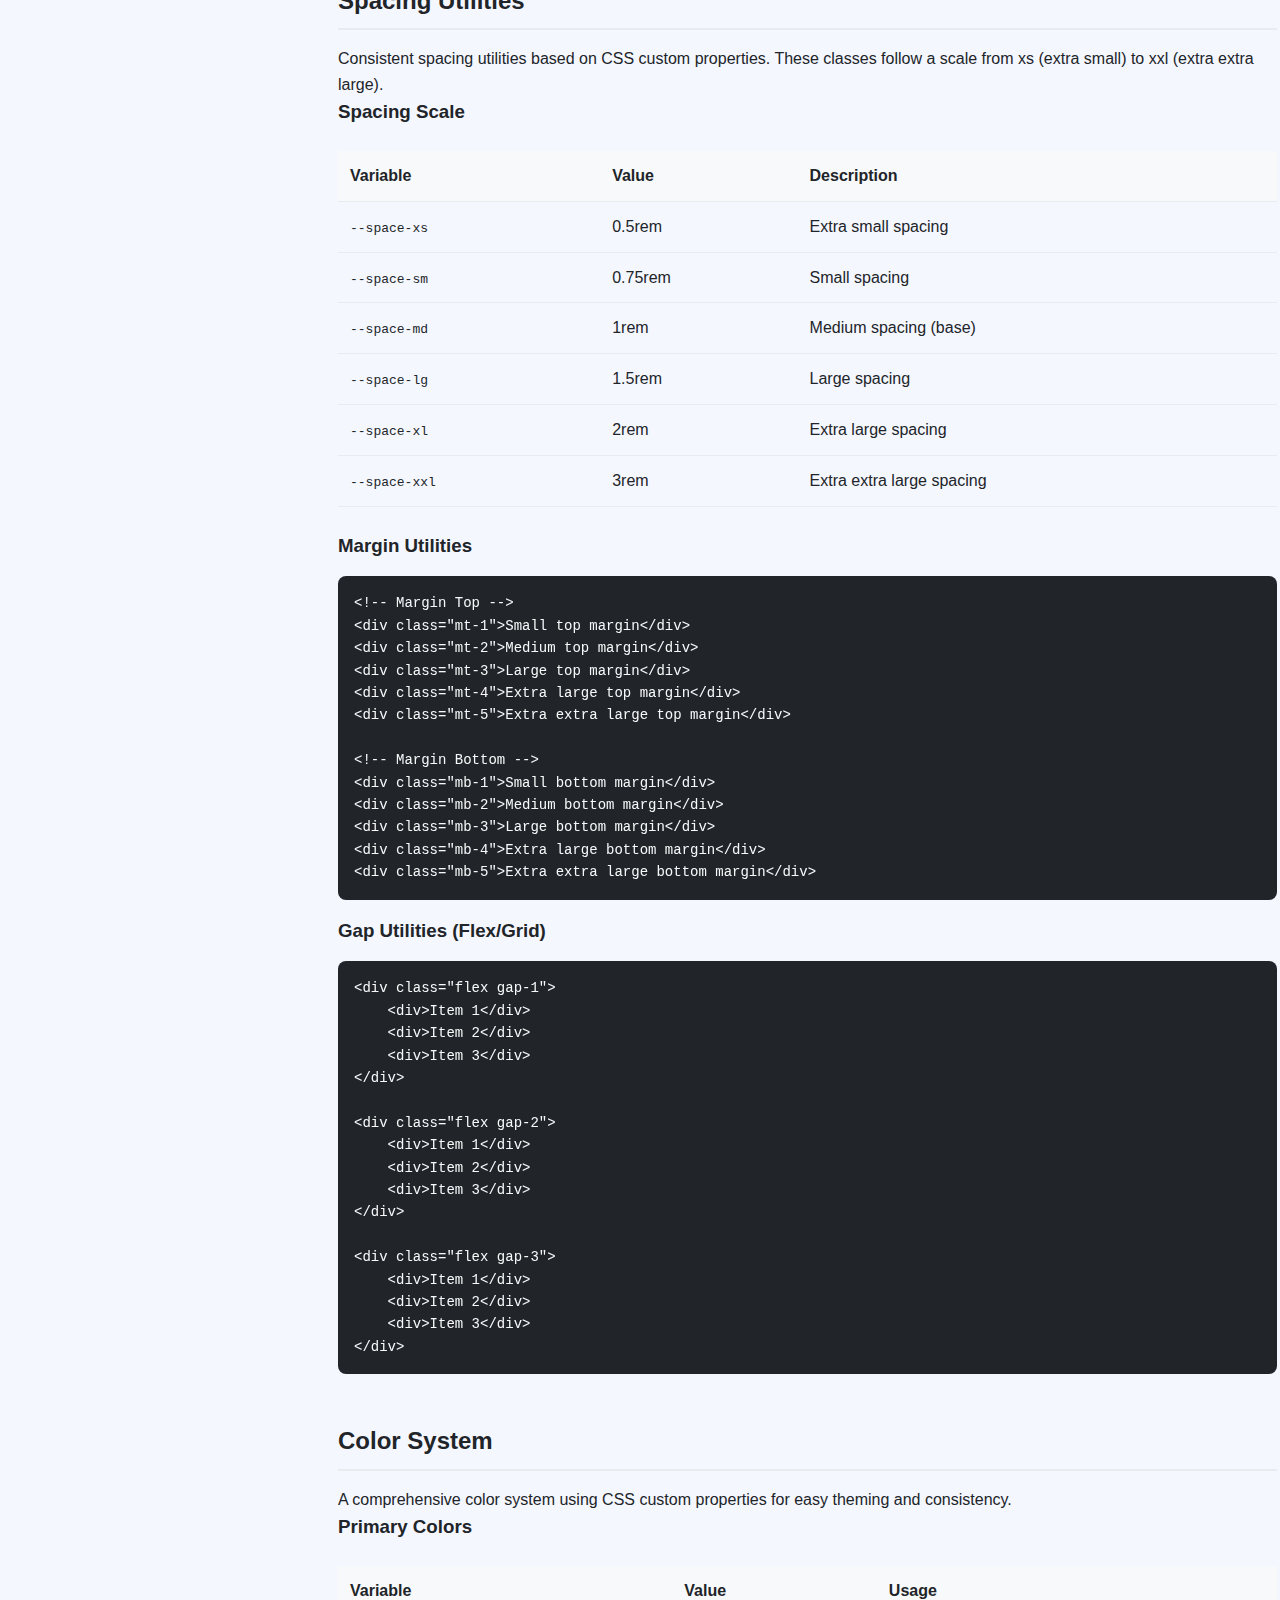
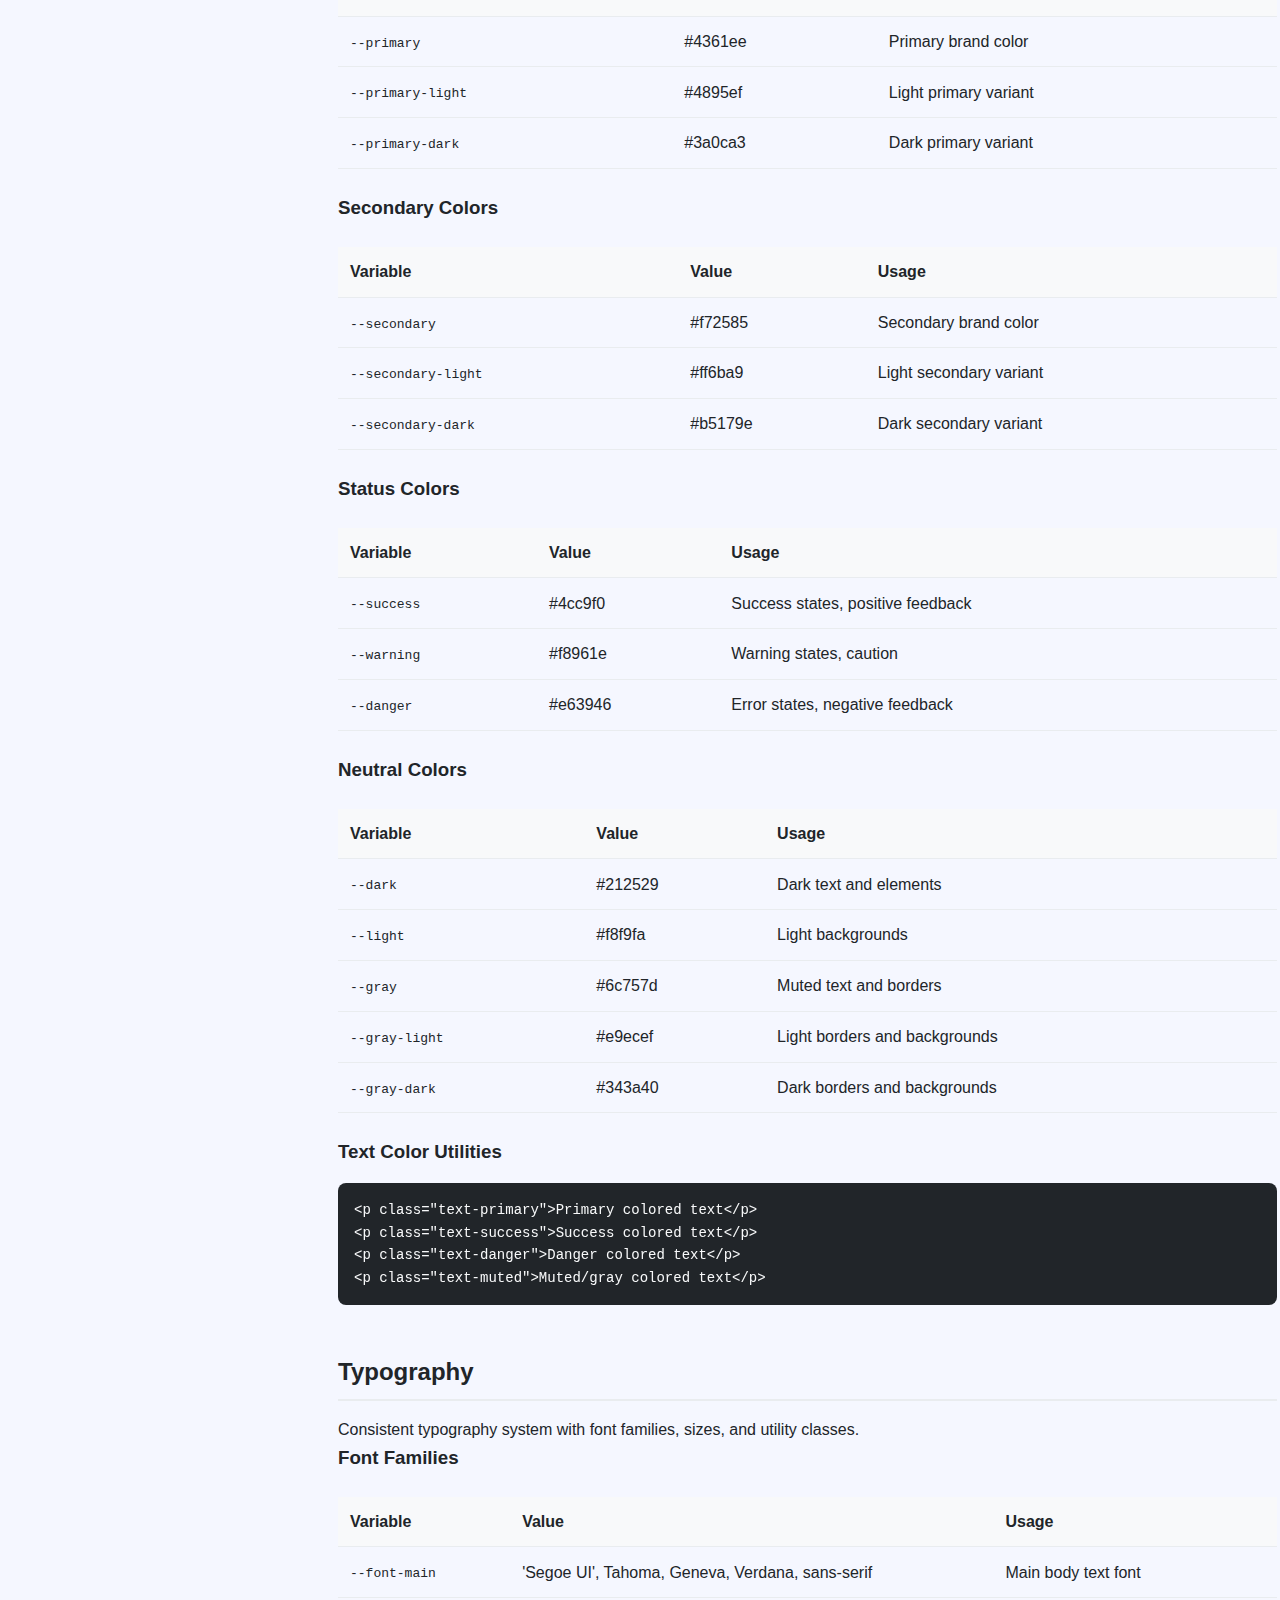
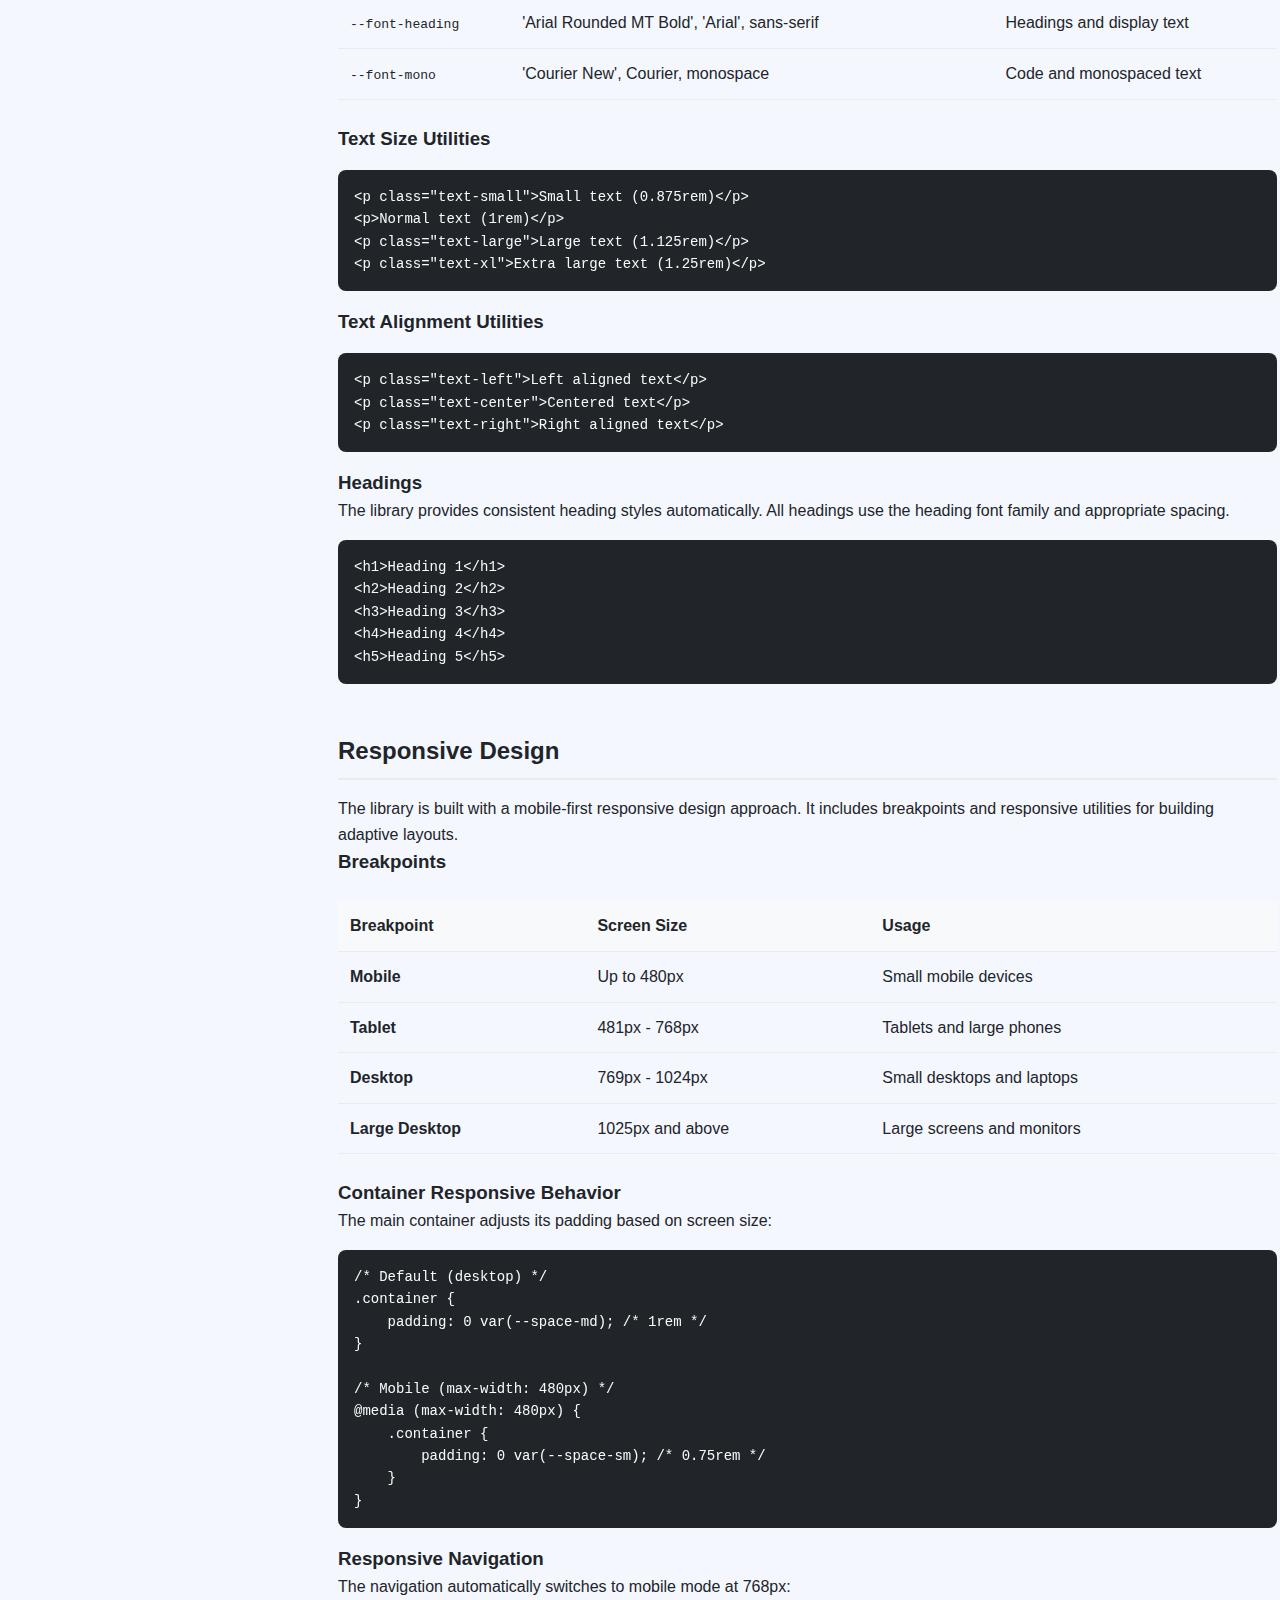
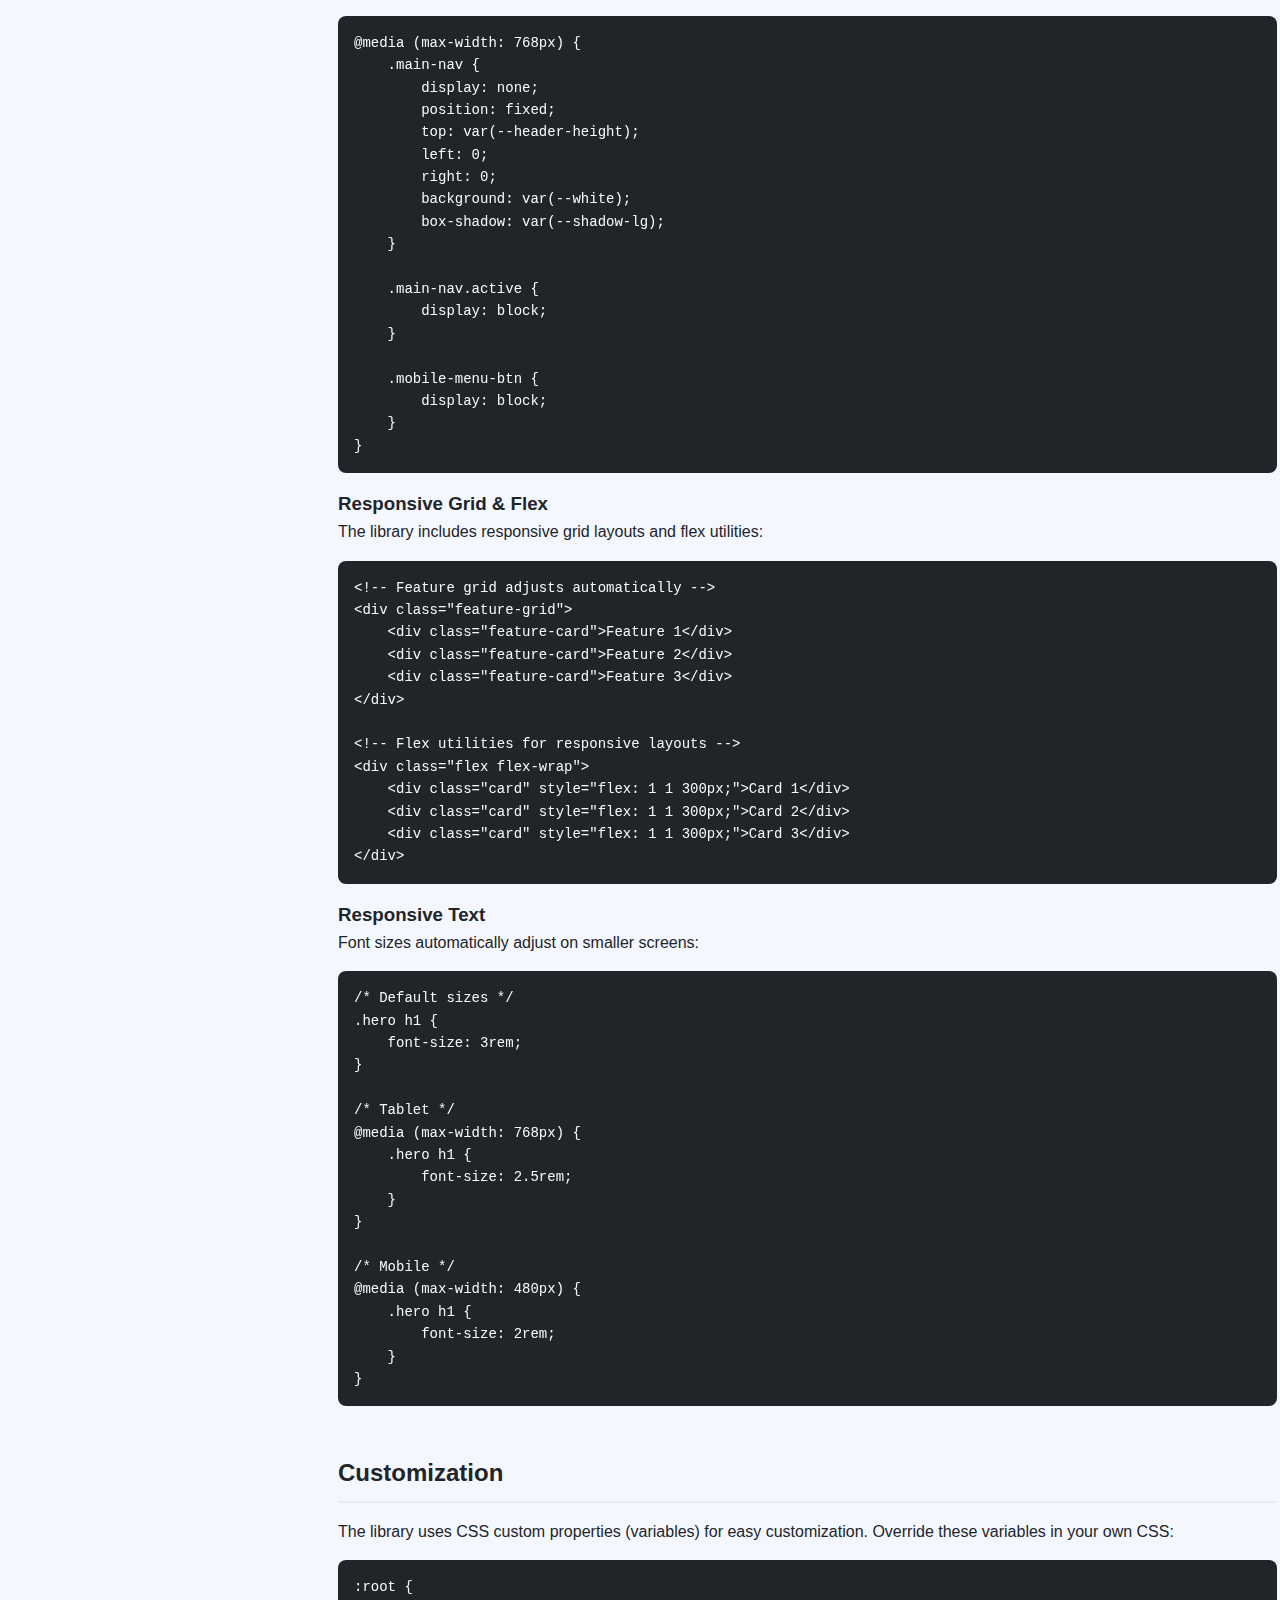
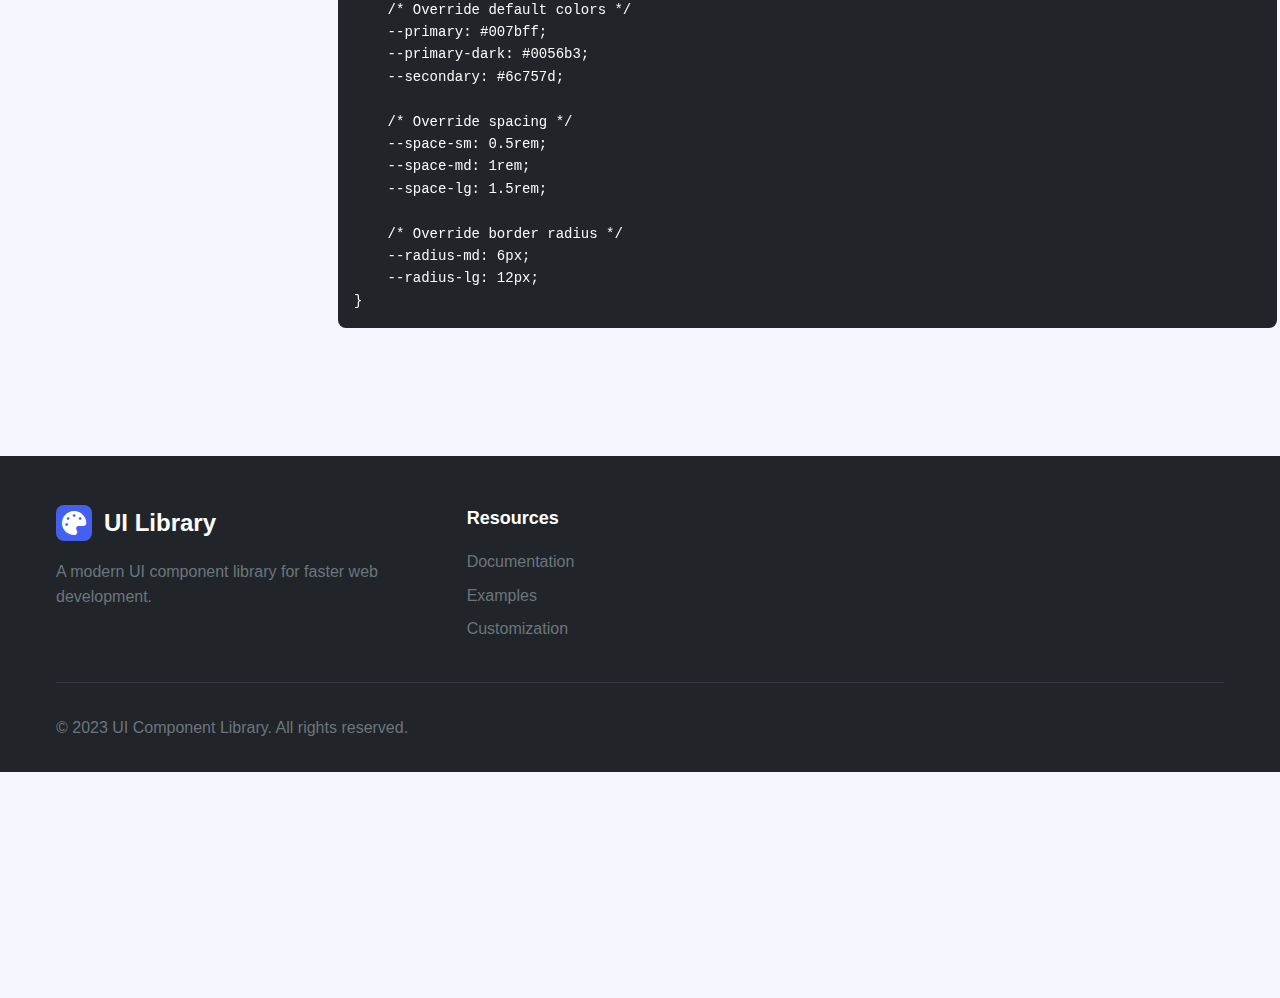
<file: documentation.html>
<!DOCTYPE html>
<html lang="en">
<head>
    <meta charset="UTF-8">
    <meta name="viewport" content="width=device-width, initial-scale=1.0">
    <title>Documentation - UI Library</title>
    <link rel="stylesheet" href="style.css">
    <link rel="stylesheet" href="https://cdnjs.cloudflare.com/ajax/libs/font-awesome/6.4.0/css/all.min.css">
</head>
<body>
    <header>
    <div class="container">
        <div class="header-content">
            <div class="logo">
                <div class="logo-icon">
                    <i class="fas fa-palette"></i>
                </div>
                <span>UI Library</span>
            </div>
            <nav class="main-nav">
                <ul>
                    <li><a href="index.html">Home</a></li>
                    <li><a href="components.html">Components</a></li>
                    <li><a href="documentation.html">Docs</a></li>
                    <li><a href="examples.html">Examples</a></li>
                    <li><a href="customize.html">Customize</a></li>
                </ul>
            </nav>
            <button class="mobile-menu-btn" aria-label="Toggle menu">
                <i class="fas fa-bars"></i>
            </button>
        </div>
    </div>
</header>

    <main class="documentation-page">
        <div class="container">
            <div class="docs-container">
                <aside class="docs-sidebar">
                    <nav class="docs-nav">
                        <h3>Getting Started</h3>
                        <ul>
                            <li><a href="#installation">Installation</a></li>
                            <li><a href="#quickstart">Quick Start</a></li>
                            <li><a href="#customization">Customization</a></li>
                        </ul>
                        
                        <h3>Components</h3>
                        <ul>
                            <li><a href="#buttons-docs">Buttons</a></li>
                            <li><a href="#cards-docs">Cards</a></li>
                            <li><a href="#alerts-docs">Alerts</a></li>
                            <li><a href="#forms-docs">Forms</a></li>
                            <li><a href="#navigation-docs">Navigation</a></li>
                        </ul>
                        
                        <h3>Utilities</h3>
                        <ul>
                            <li><a href="#spacing">Spacing</a></li>
                            <li><a href="#colors">Colors</a></li>
                            <li><a href="#typography">Typography</a></li>
                            <li><a href="#responsive">Responsive</a></li>
                        </ul>
                    </nav>
                </aside>
                
                <div class="docs-content">
                    <div class="docs-section" id="installation">
                        <h1>Documentation</h1>
                        <p class="lead">Complete guide to using the UI Component Library</p>
                        
                        <h2>Installation</h2>
                        <p>Include the library in your project by adding the following to your HTML head:</p>
                        
                        <div class="code-block">
<pre><code>&lt;!-- Add to your HTML head --&gt;
&lt;link rel="stylesheet" href="path/to/style.css"&gt;
&lt;link rel="stylesheet" href="https://cdnjs.cloudflare.com/ajax/libs/font-awesome/6.4.0/css/all.min.css"&gt;

&lt;!-- Add before closing body tag --&gt;
&lt;script src="path/to/script.js"&gt;&lt;/script&gt;</code></pre>
                        </div>
                    </div>
                    
                    <div class="docs-section" id="quickstart">
                        <h2>Quick Start</h2>
                        <p>Here's a simple example to get started:</p>
                        
                        <div class="code-block">
<pre><code>&lt;!DOCTYPE html&gt;
&lt;html lang="en"&gt;
&lt;head&gt;
    &lt;meta charset="UTF-8"&gt;
    &lt;meta name="viewport" content="width=device-width, initial-scale=1.0"&gt;
    &lt;title&gt;My Project&lt;/title&gt;
    &lt;link rel="stylesheet" href="path/to/style.css"&gt;
    &lt;link rel="stylesheet" href="https://cdnjs.cloudflare.com/ajax/libs/font-awesome/6.4.0/css/all.min.css"&gt;
&lt;/head&gt;
&lt;body&gt;
    &lt;button class="btn btn-primary"&gt;Click Me&lt;/button&gt;
    &lt;div class="alert alert-success"&gt;Success message&lt;/div&gt;
    
    &lt;script src="path/to/script.js"&gt;&lt;/script&gt;
&lt;/body&gt;
&lt;/html&gt;</code></pre>
                        </div>
                    </div>
                    
                    <div class="docs-section" id="buttons-docs">
                        <h2>Buttons</h2>
                        <p>Buttons come in various styles, sizes, and states. All buttons require the base <code>.btn</code> class.</p>
                        
                        <h3>Button Classes</h3>
                        <table class="docs-table">
                            <thead>
                                <tr>
                                    <th>Class</th>
                                    <th>Description</th>
                                </tr>
                            </thead>
                            <tbody>
                                <tr>
                                    <td><code>.btn</code></td>
                                    <td>Base button style (required)</td>
                                </tr>
                                <tr>
                                    <td><code>.btn-primary</code></td>
                                    <td>Primary action button</td>
                                </tr>
                                <tr>
                                    <td><code>.btn-secondary</code></td>
                                    <td>Secondary action button</td>
                                </tr>
                                <tr>
                                    <td><code>.btn-outline</code></td>
                                    <td>Outline style button</td>
                                </tr>
                                <tr>
                                    <td><code>.btn-small</code></td>
                                    <td>Small button size</td>
                                </tr>
                                <tr>
                                    <td><code>.btn-large</code></td>
                                    <td>Large button size</td>
                                </tr>
                            </tbody>
                        </table>
                    </div>
                    
                    <div class="docs-section" id="cards-docs">
                        <h2>Cards</h2>
                        <p>Cards are flexible content containers with multiple variants and options.</p>
                        
                        <h3>Basic Card Structure</h3>
                        <div class="code-block">
<pre><code>&lt;div class="card"&gt;
    &lt;div class="card-image"&gt;
        &lt;i class="fas fa-image"&gt;&lt;/i&gt;
    &lt;/div&gt;
    &lt;div class="card-content"&gt;
        &lt;h3 class="card-title"&gt;Card Title&lt;/h3&gt;
        &lt;p class="card-text"&gt;This is a description of the card content.&lt;/p&gt;
        &lt;div class="card-actions"&gt;
            &lt;button class="btn btn-primary"&gt;Action&lt;/button&gt;
            &lt;button class="btn btn-outline"&gt;Secondary&lt;/button&gt;
        &lt;/div&gt;
    &lt;/div&gt;
&lt;/div&gt;</code></pre>
                        </div>
                        
                        <h3>Card Classes</h3>
                        <table class="docs-table">
                            <thead>
                                <tr>
                                    <th>Class</th>
                                    <th>Description</th>
                                </tr>
                            </thead>
                            <tbody>
                                <tr>
                                    <td><code>.card</code></td>
                                    <td>Base card container</td>
                                </tr>
                                <tr>
                                    <td><code>.card-image</code></td>
                                    <td>Container for card image/icon</td>
                                </tr>
                                <tr>
                                    <td><code>.card-content</code></td>
                                    <td>Container for text content</td>
                                </tr>
                                <tr>
                                    <td><code>.card-title</code></td>
                                    <td>Card title heading</td>
                                </tr>
                                <tr>
                                    <td><code>.card-text</code></td>
                                    <td>Card description text</td>
                                </tr>
                                <tr>
                                    <td><code>.card-actions</code></td>
                                    <td>Container for action buttons</td>
                                </tr>
                            </tbody>
                        </table>
                    </div>
                    
                    <div class="docs-section" id="alerts-docs">
                        <h2>Alerts</h2>
                        <p>Provide contextual feedback messages for user actions.</p>
                        
                        <h3>Alert Types</h3>
                        <div class="code-block">
<pre><code>&lt;!-- Success Alert --&gt;
&lt;div class="alert alert-success"&gt;
    &lt;i class="fas fa-check-circle"&gt;&lt;/i&gt;
    &lt;div&gt;Success! Your action was completed.&lt;/div&gt;
&lt;/div&gt;

&lt;!-- Warning Alert --&gt;
&lt;div class="alert alert-warning"&gt;
    &lt;i class="fas fa-exclamation-triangle"&gt;&lt;/i&gt;
    &lt;div&gt;Warning! Please check your input.&lt;/div&gt;
&lt;/div&gt;

&lt;!-- Danger Alert --&gt;
&lt;div class="alert alert-danger"&gt;
    &lt;i class="fas fa-times-circle"&gt;&lt;/i&gt;
    &lt;div&gt;Error! Something went wrong.&lt;/div&gt;
&lt;/div&gt;

&lt;!-- Info Alert --&gt;
&lt;div class="alert alert-info"&gt;
    &lt;i class="fas fa-info-circle"&gt;&lt;/i&gt;
    &lt;div&gt;Info: Here's some information.&lt;/div&gt;
&lt;/div&gt;</code></pre>
                        </div>
                        
                        <h3>Alert Classes</h3>
                        <table class="docs-table">
                            <thead>
                                <tr>
                                    <th>Class</th>
                                    <th>Description</th>
                                </tr>
                            </thead>
                            <tbody>
                                <tr>
                                    <td><code>.alert</code></td>
                                    <td>Base alert container</td>
                                </tr>
                                <tr>
                                    <td><code>.alert-success</code></td>
                                    <td>Success/positive feedback</td>
                                </tr>
                                <tr>
                                    <td><code>.alert-warning</code></td>
                                    <td>Warning/caution messages</td>
                                </tr>
                                <tr>
                                    <td><code>.alert-danger</code></td>
                                    <td>Error/negative feedback</td>
                                </tr>
                                <tr>
                                    <td><code>.alert-info</code></td>
                                    <td>Informational messages</td>
                                </tr>
                            </tbody>
                        </table>
                    </div>
                    
                    <div class="docs-section" id="forms-docs">
                        <h2>Forms</h2>
                        <p>Form controls with various input types and validation styles.</p>
                        
                        <h3>Basic Form Structure</h3>
                        <div class="code-block">
<pre><code>&lt;form&gt;
    &lt;div class="form-group"&gt;
        &lt;label class="form-label" for="name"&gt;Full Name&lt;/label&gt;
        &lt;input type="text" class="form-control" id="name" placeholder="Enter your name"&gt;
        &lt;div class="form-help"&gt;Enter your full name as it appears on ID&lt;/div&gt;
    &lt;/div&gt;
    
    &lt;div class="form-group"&gt;
        &lt;label class="form-label" for="email"&gt;Email Address&lt;/label&gt;
        &lt;input type="email" class="form-control" id="email" placeholder="email@example.com"&gt;
    &lt;/div&gt;
    
    &lt;div class="form-group"&gt;
        &lt;label class="form-label" for="password"&gt;Password&lt;/label&gt;
        &lt;input type="password" class="form-control" id="password" placeholder="Enter password"&gt;
    &lt;/div&gt;
    
    &lt;div class="form-group"&gt;
        &lt;label class="checkbox"&gt;
            &lt;input type="checkbox"&gt;
            &lt;span&gt;Remember me&lt;/span&gt;
        &lt;/label&gt;
        
        &lt;label class="radio"&gt;
            &lt;input type="radio" name="option"&gt;
            &lt;span&gt;Option 1&lt;/span&gt;
        &lt;/label&gt;
    &lt;/div&gt;
    
    &lt;button type="submit" class="btn btn-primary"&gt;Submit Form&lt;/button&gt;
&lt;/form&gt;</code></pre>
                        </div>
                        
                        <h3>Form Classes</h3>
                        <table class="docs-table">
                            <thead>
                                <tr>
                                    <th>Class</th>
                                    <th>Description</th>
                                </tr>
                            </thead>
                            <tbody>
                                <tr>
                                    <td><code>.form-group</code></td>
                                    <td>Wrapper for form field and label</td>
                                </tr>
                                <tr>
                                    <td><code>.form-label</code></td>
                                    <td>Label for form controls</td>
                                </tr>
                                <tr>
                                    <td><code>.form-control</code></td>
                                    <td>Input, textarea, select controls</td>
                                </tr>
                                <tr>
                                    <td><code>.form-help</code></td>
                                    <td>Helper text below form controls</td>
                                </tr>
                                <tr>
                                    <td><code>.checkbox</code></td>
                                    <td>Checkbox wrapper with label</td>
                                </tr>
                                <tr>
                                    <td><code>.radio</code></td>
                                    <td>Radio button wrapper with label</td>
                                </tr>
                            </tbody>
                        </table>
                    </div>
                    
                    <div class="docs-section" id="navigation-docs">
                        <h2>Navigation</h2>
                        <p>Responsive navigation components for site navigation.</p>
                        
                        <h3>Main Navigation Structure</h3>
                        <div class="code-block">
<pre><code>&lt;header&gt;
    &lt;div class="container"&gt;
        &lt;div class="header-content"&gt;
            &lt;div class="logo"&gt;
                &lt;div class="logo-icon"&gt;
                    &lt;i class="fas fa-palette"&gt;&lt;/i&gt;
                &lt;/div&gt;
                &lt;span&gt;UI Library&lt;/span&gt;
            &lt;/div&gt;
            
            &lt;nav class="main-nav"&gt;
                &lt;ul&gt;
                    &lt;li&gt;&lt;a href="index.html" class="active"&gt;Home&lt;/a&gt;&lt;/li&gt;
                    &lt;li&gt;&lt;a href="components.html"&gt;Components&lt;/a&gt;&lt;/li&gt;
                    &lt;li&gt;&lt;a href="documentation.html"&gt;Docs&lt;/a&gt;&lt;/li&gt;
                    &lt;li&gt;&lt;a href="examples.html"&gt;Examples&lt;/a&gt;&lt;/li&gt;
                    &lt;li&gt;&lt;a href="customize.html"&gt;Customize&lt;/a&gt;&lt;/li&gt;
                &lt;/ul&gt;
            &lt;/nav&gt;
            
            &lt;button class="mobile-menu-btn" aria-label="Toggle menu"&gt;
                &lt;i class="fas fa-bars"&gt;&lt;/i&gt;
            &lt;/button&gt;
        &lt;/div&gt;
    &lt;/div&gt;
&lt;/header&gt;</code></pre>
                        </div>
                        
                        <h3>Navigation Classes</h3>
                        <table class="docs-table">
                            <thead>
                                <tr>
                                    <th>Class</th>
                                    <th>Description</th>
                                </tr>
                            </thead>
                            <tbody>
                                <tr>
                                    <td><code>.header-content</code></td>
                                    <td>Container for header elements</td>
                                </tr>
                                <tr>
                                    <td><code>.logo</code></td>
                                    <td>Logo container with icon and text</td>
                                </tr>
                                <tr>
                                    <td><code>.main-nav</code></td>
                                    <td>Main navigation container</td>
                                </tr>
                                <tr>
                                    <td><code>.main-nav ul</code></td>
                                    <td>Navigation list</td>
                                </tr>
                                <tr>
                                    <td><code>.main-nav a</code></td>
                                    <td>Navigation links</td>
                                </tr>
                                <tr>
                                    <td><code>.main-nav a.active</code></td>
                                    <td>Active navigation link</td>
                                </tr>
                                <tr>
                                    <td><code>.mobile-menu-btn</code></td>
                                    <td>Mobile menu toggle button</td>
                                </tr>
                            </tbody>
                        </table>
                        
                        <h3>Responsive Behavior</h3>
                        <p>The navigation automatically switches to a mobile-friendly hamburger menu on screens smaller than 768px. The mobile menu includes smooth animations and proper accessibility features.</p>
                    </div>
                    
                    <!-- Spacing Utilities -->
                    <div class="docs-section" id="spacing">
                        <h2>Spacing Utilities</h2>
                        <p>Consistent spacing utilities based on CSS custom properties. These classes follow a scale from xs (extra small) to xxl (extra extra large).</p>
                        
                        <h3>Spacing Scale</h3>
                        <table class="docs-table">
                            <thead>
                                <tr>
                                    <th>Variable</th>
                                    <th>Value</th>
                                    <th>Description</th>
                                </tr>
                            </thead>
                            <tbody>
                                <tr>
                                    <td><code>--space-xs</code></td>
                                    <td>0.5rem</td>
                                    <td>Extra small spacing</td>
                                </tr>
                                <tr>
                                    <td><code>--space-sm</code></td>
                                    <td>0.75rem</td>
                                    <td>Small spacing</td>
                                </tr>
                                <tr>
                                    <td><code>--space-md</code></td>
                                    <td>1rem</td>
                                    <td>Medium spacing (base)</td>
                                </tr>
                                <tr>
                                    <td><code>--space-lg</code></td>
                                    <td>1.5rem</td>
                                    <td>Large spacing</td>
                                </tr>
                                <tr>
                                    <td><code>--space-xl</code></td>
                                    <td>2rem</td>
                                    <td>Extra large spacing</td>
                                </tr>
                                <tr>
                                    <td><code>--space-xxl</code></td>
                                    <td>3rem</td>
                                    <td>Extra extra large spacing</td>
                                </tr>
                            </tbody>
                        </table>
                        
                        <h3>Margin Utilities</h3>
                        <div class="code-block">
<pre><code>&lt;!-- Margin Top --&gt;
&lt;div class="mt-1"&gt;Small top margin&lt;/div&gt;
&lt;div class="mt-2"&gt;Medium top margin&lt;/div&gt;
&lt;div class="mt-3"&gt;Large top margin&lt;/div&gt;
&lt;div class="mt-4"&gt;Extra large top margin&lt;/div&gt;
&lt;div class="mt-5"&gt;Extra extra large top margin&lt;/div&gt;

&lt;!-- Margin Bottom --&gt;
&lt;div class="mb-1"&gt;Small bottom margin&lt;/div&gt;
&lt;div class="mb-2"&gt;Medium bottom margin&lt;/div&gt;
&lt;div class="mb-3"&gt;Large bottom margin&lt;/div&gt;
&lt;div class="mb-4"&gt;Extra large bottom margin&lt;/div&gt;
&lt;div class="mb-5"&gt;Extra extra large bottom margin&lt;/div&gt;</code></pre>
                        </div>
                        
                        <h3>Gap Utilities (Flex/Grid)</h3>
                        <div class="code-block">
<pre><code>&lt;div class="flex gap-1"&gt;
    &lt;div&gt;Item 1&lt;/div&gt;
    &lt;div&gt;Item 2&lt;/div&gt;
    &lt;div&gt;Item 3&lt;/div&gt;
&lt;/div&gt;

&lt;div class="flex gap-2"&gt;
    &lt;div&gt;Item 1&lt;/div&gt;
    &lt;div&gt;Item 2&lt;/div&gt;
    &lt;div&gt;Item 3&lt;/div&gt;
&lt;/div&gt;

&lt;div class="flex gap-3"&gt;
    &lt;div&gt;Item 1&lt;/div&gt;
    &lt;div&gt;Item 2&lt;/div&gt;
    &lt;div&gt;Item 3&lt;/div&gt;
&lt;/div&gt;</code></pre>
                        </div>
                    </div>
                    
                    <!-- Colors Utilities -->
                    <div class="docs-section" id="colors">
                        <h2>Color System</h2>
                        <p>A comprehensive color system using CSS custom properties for easy theming and consistency.</p>
                        
                        <h3>Primary Colors</h3>
                        <table class="docs-table">
                            <thead>
                                <tr>
                                    <th>Variable</th>
                                    <th>Value</th>
                                    <th>Usage</th>
                                </tr>
                            </thead>
                            <tbody>
                                <tr>
                                    <td><code>--primary</code></td>
                                    <td>#4361ee</td>
                                    <td>Primary brand color</td>
                                </tr>
                                <tr>
                                    <td><code>--primary-light</code></td>
                                    <td>#4895ef</td>
                                    <td>Light primary variant</td>
                                </tr>
                                <tr>
                                    <td><code>--primary-dark</code></td>
                                    <td>#3a0ca3</td>
                                    <td>Dark primary variant</td>
                                </tr>
                            </tbody>
                        </table>
                        
                        <h3>Secondary Colors</h3>
                        <table class="docs-table">
                            <thead>
                                <tr>
                                    <th>Variable</th>
                                    <th>Value</th>
                                    <th>Usage</th>
                                </tr>
                            </thead>
                            <tbody>
                                <tr>
                                    <td><code>--secondary</code></td>
                                    <td>#f72585</td>
                                    <td>Secondary brand color</td>
                                </tr>
                                <tr>
                                    <td><code>--secondary-light</code></td>
                                    <td>#ff6ba9</td>
                                    <td>Light secondary variant</td>
                                </tr>
                                <tr>
                                    <td><code>--secondary-dark</code></td>
                                    <td>#b5179e</td>
                                    <td>Dark secondary variant</td>
                                </tr>
                            </tbody>
                        </table>
                        
                        <h3>Status Colors</h3>
                        <table class="docs-table">
                            <thead>
                                <tr>
                                    <th>Variable</th>
                                    <th>Value</th>
                                    <th>Usage</th>
                                </tr>
                            </thead>
                            <tbody>
                                <tr>
                                    <td><code>--success</code></td>
                                    <td>#4cc9f0</td>
                                    <td>Success states, positive feedback</td>
                                </tr>
                                <tr>
                                    <td><code>--warning</code></td>
                                    <td>#f8961e</td>
                                    <td>Warning states, caution</td>
                                </tr>
                                <tr>
                                    <td><code>--danger</code></td>
                                    <td>#e63946</td>
                                    <td>Error states, negative feedback</td>
                                </tr>
                            </tbody>
                        </table>
                        
                        <h3>Neutral Colors</h3>
                        <table class="docs-table">
                            <thead>
                                <tr>
                                    <th>Variable</th>
                                    <th>Value</th>
                                    <th>Usage</th>
                                </tr>
                            </thead>
                            <tbody>
                                <tr>
                                    <td><code>--dark</code></td>
                                    <td>#212529</td>
                                    <td>Dark text and elements</td>
                                </tr>
                                <tr>
                                    <td><code>--light</code></td>
                                    <td>#f8f9fa</td>
                                    <td>Light backgrounds</td>
                                </tr>
                                <tr>
                                    <td><code>--gray</code></td>
                                    <td>#6c757d</td>
                                    <td>Muted text and borders</td>
                                </tr>
                                <tr>
                                    <td><code>--gray-light</code></td>
                                    <td>#e9ecef</td>
                                    <td>Light borders and backgrounds</td>
                                </tr>
                                <tr>
                                    <td><code>--gray-dark</code></td>
                                    <td>#343a40</td>
                                    <td>Dark borders and backgrounds</td>
                                </tr>
                            </tbody>
                        </table>
                        
                        <h3>Text Color Utilities</h3>
                        <div class="code-block">
<pre><code>&lt;p class="text-primary"&gt;Primary colored text&lt;/p&gt;
&lt;p class="text-success"&gt;Success colored text&lt;/p&gt;
&lt;p class="text-danger"&gt;Danger colored text&lt;/p&gt;
&lt;p class="text-muted"&gt;Muted/gray colored text&lt;/p&gt;</code></pre>
                        </div>
                    </div>
                    
                    <!-- Typography Utilities -->
                    <div class="docs-section" id="typography">
                        <h2>Typography</h2>
                        <p>Consistent typography system with font families, sizes, and utility classes.</p>
                        
                        <h3>Font Families</h3>
                        <table class="docs-table">
                            <thead>
                                <tr>
                                    <th>Variable</th>
                                    <th>Value</th>
                                    <th>Usage</th>
                                </tr>
                            </thead>
                            <tbody>
                                <tr>
                                    <td><code>--font-main</code></td>
                                    <td>'Segoe UI', Tahoma, Geneva, Verdana, sans-serif</td>
                                    <td>Main body text font</td>
                                </tr>
                                <tr>
                                    <td><code>--font-heading</code></td>
                                    <td>'Arial Rounded MT Bold', 'Arial', sans-serif</td>
                                    <td>Headings and display text</td>
                                </tr>
                                <tr>
                                    <td><code>--font-mono</code></td>
                                    <td>'Courier New', Courier, monospace</td>
                                    <td>Code and monospaced text</td>
                                </tr>
                            </tbody>
                        </table>
                        
                        <h3>Text Size Utilities</h3>
                        <div class="code-block">
<pre><code>&lt;p class="text-small"&gt;Small text (0.875rem)&lt;/p&gt;
&lt;p&gt;Normal text (1rem)&lt;/p&gt;
&lt;p class="text-large"&gt;Large text (1.125rem)&lt;/p&gt;
&lt;p class="text-xl"&gt;Extra large text (1.25rem)&lt;/p&gt;</code></pre>
                        </div>
                        
                        <h3>Text Alignment Utilities</h3>
                        <div class="code-block">
<pre><code>&lt;p class="text-left"&gt;Left aligned text&lt;/p&gt;
&lt;p class="text-center"&gt;Centered text&lt;/p&gt;
&lt;p class="text-right"&gt;Right aligned text&lt;/p&gt;</code></pre>
                        </div>
                        
                        <h3>Headings</h3>
                        <p>The library provides consistent heading styles automatically. All headings use the heading font family and appropriate spacing.</p>
                        <div class="code-block">
<pre><code>&lt;h1&gt;Heading 1&lt;/h1&gt;
&lt;h2&gt;Heading 2&lt;/h2&gt;
&lt;h3&gt;Heading 3&lt;/h3&gt;
&lt;h4&gt;Heading 4&lt;/h4&gt;
&lt;h5&gt;Heading 5&lt;/h5&gt;</code></pre>
                        </div>
                    </div>
                    
                    <!-- Responsive Utilities -->
                    <div class="docs-section" id="responsive">
                        <h2>Responsive Design</h2>
                        <p>The library is built with a mobile-first responsive design approach. It includes breakpoints and responsive utilities for building adaptive layouts.</p>
                        
                        <h3>Breakpoints</h3>
                        <table class="docs-table">
                            <thead>
                                <tr>
                                    <th>Breakpoint</th>
                                    <th>Screen Size</th>
                                    <th>Usage</th>
                                </tr>
                            </thead>
                            <tbody>
                                <tr>
                                    <td><strong>Mobile</strong></td>
                                    <td>Up to 480px</td>
                                    <td>Small mobile devices</td>
                                </tr>
                                <tr>
                                    <td><strong>Tablet</strong></td>
                                    <td>481px - 768px</td>
                                    <td>Tablets and large phones</td>
                                </tr>
                                <tr>
                                    <td><strong>Desktop</strong></td>
                                    <td>769px - 1024px</td>
                                    <td>Small desktops and laptops</td>
                                </tr>
                                <tr>
                                    <td><strong>Large Desktop</strong></td>
                                    <td>1025px and above</td>
                                    <td>Large screens and monitors</td>
                                </tr>
                            </tbody>
                        </table>
                        
                        <h3>Container Responsive Behavior</h3>
                        <p>The main container adjusts its padding based on screen size:</p>
                        <div class="code-block">
<pre><code>/* Default (desktop) */
.container {
    padding: 0 var(--space-md); /* 1rem */
}

/* Mobile (max-width: 480px) */
@media (max-width: 480px) {
    .container {
        padding: 0 var(--space-sm); /* 0.75rem */
    }
}</code></pre>
                        </div>
                        
                        <h3>Responsive Navigation</h3>
                        <p>The navigation automatically switches to mobile mode at 768px:</p>
                        <div class="code-block">
<pre><code>@media (max-width: 768px) {
    .main-nav {
        display: none;
        position: fixed;
        top: var(--header-height);
        left: 0;
        right: 0;
        background: var(--white);
        box-shadow: var(--shadow-lg);
    }
    
    .main-nav.active {
        display: block;
    }
    
    .mobile-menu-btn {
        display: block;
    }
}</code></pre>
                        </div>
                        
                        <h3>Responsive Grid & Flex</h3>
                        <p>The library includes responsive grid layouts and flex utilities:</p>
                        <div class="code-block">
<pre><code>&lt;!-- Feature grid adjusts automatically --&gt;
&lt;div class="feature-grid"&gt;
    &lt;div class="feature-card"&gt;Feature 1&lt;/div&gt;
    &lt;div class="feature-card"&gt;Feature 2&lt;/div&gt;
    &lt;div class="feature-card"&gt;Feature 3&lt;/div&gt;
&lt;/div&gt;

&lt;!-- Flex utilities for responsive layouts --&gt;
&lt;div class="flex flex-wrap"&gt;
    &lt;div class="card" style="flex: 1 1 300px;"&gt;Card 1&lt;/div&gt;
    &lt;div class="card" style="flex: 1 1 300px;"&gt;Card 2&lt;/div&gt;
    &lt;div class="card" style="flex: 1 1 300px;"&gt;Card 3&lt;/div&gt;
&lt;/div&gt;</code></pre>
                        </div>
                        
                        <h3>Responsive Text</h3>
                        <p>Font sizes automatically adjust on smaller screens:</p>
                        <div class="code-block">
<pre><code>/* Default sizes */
.hero h1 {
    font-size: 3rem;
}

/* Tablet */
@media (max-width: 768px) {
    .hero h1 {
        font-size: 2.5rem;
    }
}

/* Mobile */
@media (max-width: 480px) {
    .hero h1 {
        font-size: 2rem;
    }
}</code></pre>
                        </div>
                    </div>
                    
                    <div class="docs-section" id="customization">
                        <h2>Customization</h2>
                        <p>The library uses CSS custom properties (variables) for easy customization. Override these variables in your own CSS:</p>
                        
                        <div class="code-block">
<pre><code>:root {
    /* Override default colors */
    --primary: #007bff;
    --primary-dark: #0056b3;
    --secondary: #6c757d;
    
    /* Override spacing */
    --space-sm: 0.5rem;
    --space-md: 1rem;
    --space-lg: 1.5rem;
    
    /* Override border radius */
    --radius-md: 6px;
    --radius-lg: 12px;
}</code></pre>
                        </div>
                    </div>
                </div>
            </div>
        </div>
    </main>

    <footer>
        <div class="container">
            <div class="footer-content">
                <div class="footer-logo">
                    <div class="logo">
                        <div class="logo-icon">
                            <i class="fas fa-palette"></i>
                        </div>
                        <span>UI Library</span>
                    </div>
                    <p class="footer-description">A modern UI component library for faster web development.</p>
                </div>
                <div class="footer-links">
                    <div class="footer-column">
                        <h4>Resources</h4>
                        <ul>
                            <li><a href="documentation.html">Documentation</a></li>
                            <li><a href="examples.html">Examples</a></li>
                            <li><a href="customize.html">Customization</a></li>
                        </ul>
                    </div>
                </div>
            </div>
            <div class="footer-bottom">
                <p>&copy; 2023 UI Component Library. All rights reserved.</p>
            </div>
        </div>
    </footer>

    <script src="script.js"></script>
</body>
</html>
</file>
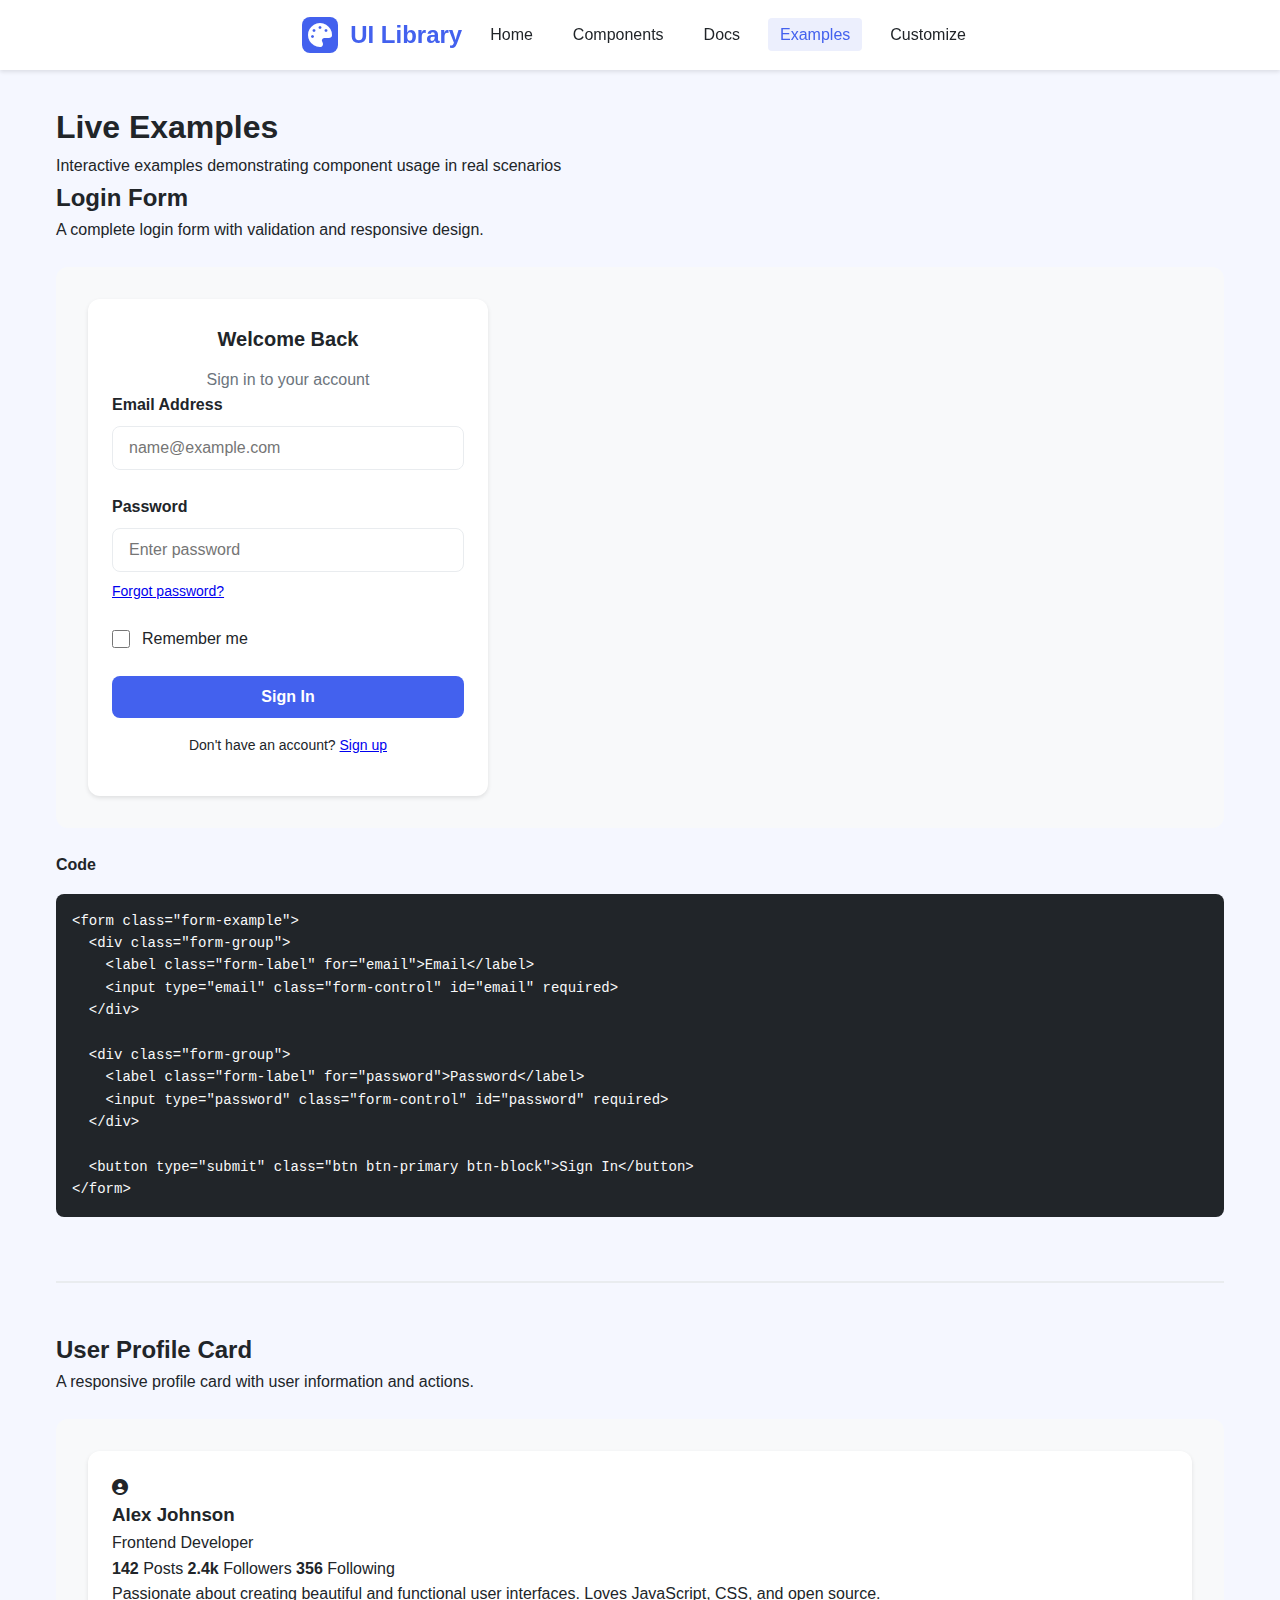
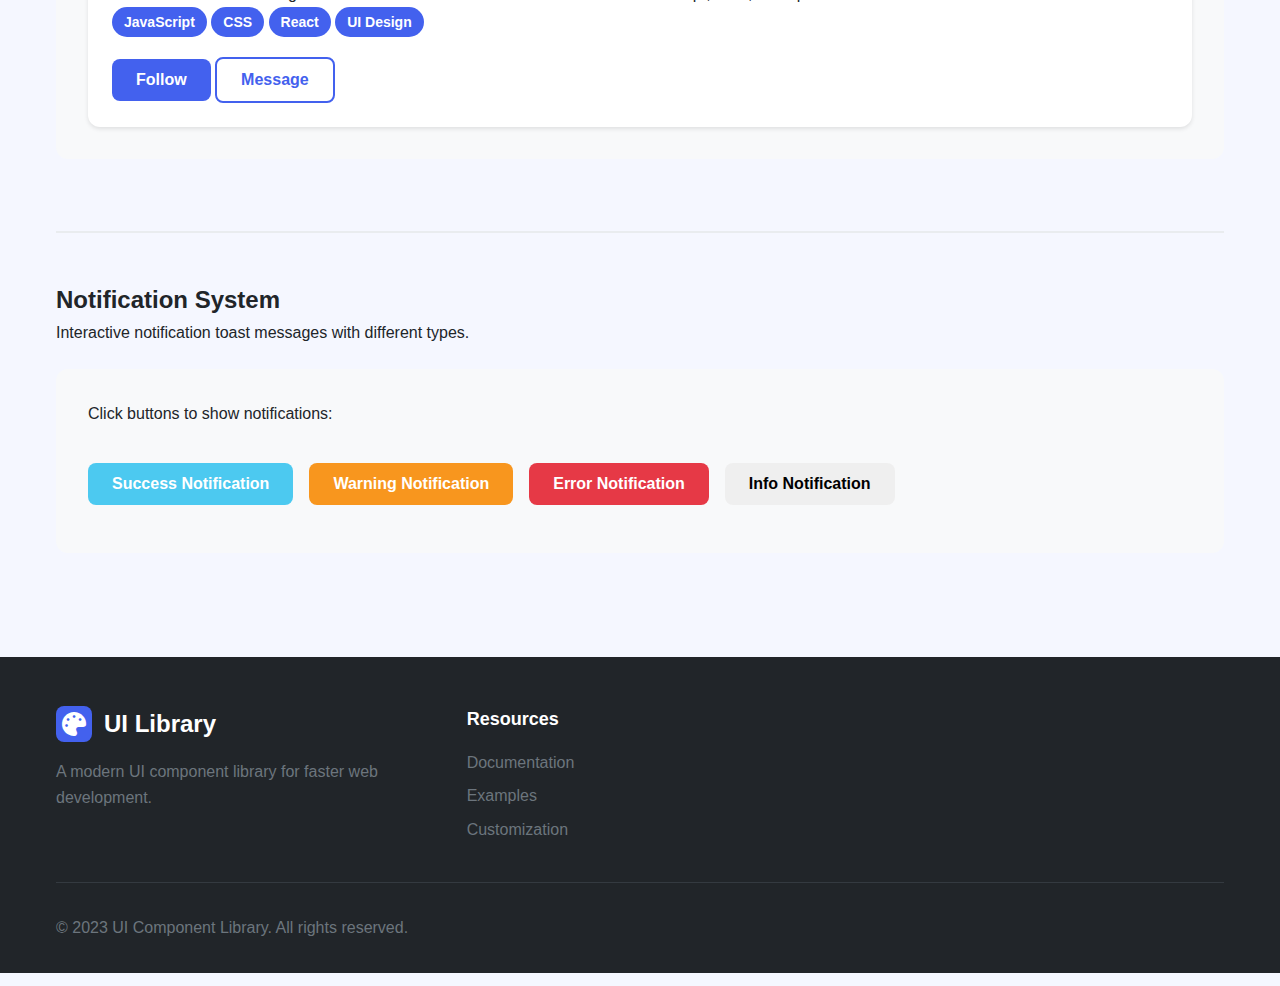
<file: examples.html>
<!DOCTYPE html>
<html lang="en">
<head>
    <meta charset="UTF-8">
    <meta name="viewport" content="width=device-width, initial-scale=1.0">
    <title>Examples - UI Library</title>
    <link rel="stylesheet" href="style.css">
    <link rel="stylesheet" href="https://cdnjs.cloudflare.com/ajax/libs/font-awesome/6.4.0/css/all.min.css">
</head>
<body>
    <header>
    <div class="container">
        <div class="header-content">
            <div class="logo">
                <div class="logo-icon">
                    <i class="fas fa-palette"></i>
                </div>
                <span>UI Library</span>
            </div>
            <nav class="main-nav">
                <ul>
                    <li><a href="index.html">Home</a></li>
                    <li><a href="components.html">Components</a></li>
                    <li><a href="documentation.html">Docs</a></li>
                    <li><a href="examples.html">Examples</a></li>
                    <li><a href="customize.html">Customize</a></li>
                </ul>
            </nav>
            <button class="mobile-menu-btn" aria-label="Toggle menu">
                <i class="fas fa-bars"></i>
            </button>
        </div>
    </div>
</header>
            </div>
        </div>
    </header>

    <main class="examples-page">
        <div class="container">
            <div class="page-header">
                <h1>Live Examples</h1>
                <p>Interactive examples demonstrating component usage in real scenarios</p>
            </div>

            <div class="examples-container">
                <section class="example-section">
                    <h2>Login Form</h2>
                    <p>A complete login form with validation and responsive design.</p>
                    
                    <div class="example-demo">
                        <div class="login-example">
                            <div class="card" style="max-width: 400px;">
                                <div class="card-content">
                                    <h3 class="card-title text-center">Welcome Back</h3>
                                    <p class="text-center text-muted">Sign in to your account</p>
                                    
                                    <form id="loginForm" class="form-example">
                                        <div class="form-group">
                                            <label class="form-label" for="exampleEmail">Email Address</label>
                                            <input type="email" class="form-control" id="exampleEmail" placeholder="name@example.com" required>
                                        </div>
                                        
                                        <div class="form-group">
                                            <label class="form-label" for="examplePassword">Password</label>
                                            <input type="password" class="form-control" id="examplePassword" placeholder="Enter password" required>
                                            <div class="form-help">
                                                <a href="#" class="text-small">Forgot password?</a>
                                            </div>
                                        </div>
                                        
                                        <div class="form-group">
                                            <div class="checkbox">
                                                <input type="checkbox" id="rememberMe">
                                                <label for="rememberMe">Remember me</label>
                                            </div>
                                        </div>
                                        
                                        <button type="submit" class="btn btn-primary btn-block">Sign In</button>
                                        
                                        <div class="text-center mt-2">
                                            <p class="text-small">Don't have an account? <a href="#">Sign up</a></p>
                                        </div>
                                    </form>
                                    
                                    <div class="login-result mt-2" id="loginResult"></div>
                                </div>
                            </div>
                        </div>
                    </div>
                    
                    <div class="example-code">
                        <h4>Code</h4>
                        <div class="code-block">
<pre><code>&lt;form class="form-example"&gt;
  &lt;div class="form-group"&gt;
    &lt;label class="form-label" for="email"&gt;Email&lt;/label&gt;
    &lt;input type="email" class="form-control" id="email" required&gt;
  &lt;/div&gt;
  
  &lt;div class="form-group"&gt;
    &lt;label class="form-label" for="password"&gt;Password&lt;/label&gt;
    &lt;input type="password" class="form-control" id="password" required&gt;
  &lt;/div&gt;
  
  &lt;button type="submit" class="btn btn-primary btn-block"&gt;Sign In&lt;/button&gt;
&lt;/form&gt;</code></pre>
                        </div>
                    </div>
                </section>
                
                <section class="example-section">
                    <h2>User Profile Card</h2>
                    <p>A responsive profile card with user information and actions.</p>
                    
                    <div class="example-demo">
                        <div class="profile-example">
                            <div class="card profile-card">
                                <div class="card-content">
                                    <div class="profile-header">
                                        <div class="profile-avatar">
                                            <i class="fas fa-user-circle"></i>
                                        </div>
                                        <div class="profile-info">
                                            <h3 class="profile-name">Alex Johnson</h3>
                                            <p class="profile-title">Frontend Developer</p>
                                            <div class="profile-stats">
                                                <span class="stat">
                                                    <strong>142</strong> Posts
                                                </span>
                                                <span class="stat">
                                                    <strong>2.4k</strong> Followers
                                                </span>
                                                <span class="stat">
                                                    <strong>356</strong> Following
                                                </span>
                                            </div>
                                        </div>
                                    </div>
                                    
                                    <div class="profile-bio">
                                        <p>Passionate about creating beautiful and functional user interfaces. Loves JavaScript, CSS, and open source.</p>
                                    </div>
                                    
                                    <div class="profile-skills">
                                        <span class="badge badge-primary">JavaScript</span>
                                        <span class="badge badge-primary">CSS</span>
                                        <span class="badge badge-primary">React</span>
                                        <span class="badge badge-primary">UI Design</span>
                                    </div>
                                    
                                    <div class="profile-actions">
                                        <button class="btn btn-primary">Follow</button>
                                        <button class="btn btn-outline">Message</button>
                                    </div>
                                </div>
                            </div>
                        </div>
                    </div>
                </section>
                
                <section class="example-section">
                    <h2>Notification System</h2>
                    <p>Interactive notification toast messages with different types.</p>
                    
                    <div class="example-demo">
                        <div class="notification-example">
                            <p>Click buttons to show notifications:</p>
                            <div class="demo-area">
                                <button class="btn btn-success" id="showSuccess">Success Notification</button>
                                <button class="btn btn-warning" id="showWarning">Warning Notification</button>
                                <button class="btn btn-danger" id="showError">Error Notification</button>
                                <button class="btn btn-info" id="showInfo">Info Notification</button>
                            </div>
                            
                            <div class="notification-container" id="notificationContainer"></div>
                        </div>
                    </div>
                </section>
            </div>
        </div>
    </main>

    <footer>
        <div class="container">
            <div class="footer-content">
                <div class="footer-logo">
                    <div class="logo">
                        <div class="logo-icon">
                            <i class="fas fa-palette"></i>
                        </div>
                        <span>UI Library</span>
                    </div>
                    <p class="footer-description">A modern UI component library for faster web development.</p>
                </div>
                <div class="footer-links">
                    <div class="footer-column">
                        <h4>Resources</h4>
                        <ul>
                            <li><a href="documentation.html">Documentation</a></li>
                            <li><a href="examples.html">Examples</a></li>
                            <li><a href="customize.html">Customization</a></li>
                        </ul>
                    </div>
                </div>
            </div>
            <div class="footer-bottom">
                <p>&copy; 2023 UI Component Library. All rights reserved.</p>
            </div>
        </div>
    </footer>

    <script src="script.js"></script>
</body>
</html>
</file>
<file: style.css>
:root {
  
    --primary: #4361ee;
    --primary-light: #4895ef;
    --primary-dark: #3a0ca3;
    --secondary: #f72585;
    --secondary-light: #ff6ba9;
    --secondary-dark: #b5179e;
    --success: #4cc9f0;
    --warning: #f8961e;
    --danger: #e63946;
    --dark: #212529;
    --light: #f8f9fa;
    --gray: #6c757d;
    --gray-light: #e9ecef;
    --gray-dark: #343a40;
    --white: #ffffff;
    --black: #000000;
    
   
    --font-main: 'Segoe UI', Tahoma, Geneva, Verdana, sans-serif;
    --font-heading: 'Arial Rounded MT Bold', 'Arial', sans-serif;
    --font-mono: 'Courier New', Courier, monospace;
    
    
    --space-xs: 0.5rem;
    --space-sm: 0.75rem;
    --space-md: 1rem;
    --space-lg: 1.5rem;
    --space-xl: 2rem;
    --space-xxl: 3rem;
    
    /* Border Radius */
    --radius-sm: 4px;
    --radius-md: 8px;
    --radius-lg: 12px;
    --radius-xl: 16px;
    --radius-full: 999px;
    
 
    --shadow-sm: 0 2px 4px rgba(0, 0, 0, 0.1);
    --shadow-md: 0 4px 8px rgba(0, 0, 0, 0.12);
    --shadow-lg: 0 8px 16px rgba(0, 0, 0, 0.15);
    --shadow-xl: 0 12px 24px rgba(0, 0, 0, 0.2);

    --transition-fast: 150ms ease;
    --transition-normal: 250ms ease;
    --transition-slow: 350ms ease;
    
    
    --container-max: 1200px;
    --header-height: 70px;
    --footer-height: auto;
}

html
{
    scroll-behavior: smooth;
}

* {
    margin: 0;
    padding: 0;
    box-sizing: border-box;
}
h1,h2,h3,h4,h5,p,span{
    cursor: default;
}
body {
    font-family: var(--font-main);
    line-height: 1.6;
    color: var(--dark);
    background-color: #f5f7ff;
}

/* Layout */
.container {
    max-width: var(--container-max);
    margin: 0 auto;
    padding: 0 var(--space-md);
}

/* Header */
header {
    background-color: var(--white);
    box-shadow: var(--shadow-sm);
    position: sticky;
    top: 0;
    z-index: 1000;
    height: var(--header-height);
    display: flex;
    align-items: center;
}

.header-content {
    display: flex;
    justify-content: space-between;
    align-items: center;
    width: 100%;
    gap:1rem;
}

.logo {
    display: flex;
    align-items: center;
    gap: var(--space-sm);
    font-size: 1.5rem;
    font-weight: 700;
    font-family: var(--font-heading);
    color: var(--primary);
    text-decoration: none;
}

.logo-icon {
    background: var(--primary);
    color: var(--white);
    width: 36px;
    height: 36px;
    border-radius: var(--radius-md);
    display: flex;
    align-items: center;
    justify-content: center;
}

/* Navigation */
.main-nav ul {
    display: flex;
    list-style: none;
    gap: var(--space-md);
}

.main-nav a {
    color: var(--dark);
    text-decoration: none;
    font-weight: 500;
    padding: var(--space-xs) var(--space-sm);
    border-radius: var(--radius-sm);
    transition: all var(--transition-fast);
}

.main-nav a:hover {
    color: var(--primary);
    background-color: var(--gray-light);
}

.main-nav a.active {
    color: var(--primary);
    background-color: rgba(67, 97, 238, 0.1);
}



.hero {
    padding: var(--space-xxl) 0;
    background: linear-gradient(135deg, #f5f7ff 0%, #eef1ff 100%);
    text-align: center;
}

.hero h1 {
    font-size: 3rem;
    margin-bottom: var(--space-md);
    color: var(--dark);
}

.hero-subtitle {
    font-size: 1.25rem;
    color: var(--gray);
    max-width: 600px;
    margin: 0 auto var(--space-xl);
}

.hero-actions {
    display: flex;
    gap: var(--space-md);
    justify-content: center;
    margin-bottom: var(--space-xl);
}

.hero-preview {
    max-width: 800px;
    margin: 0 auto;
}

.preview-card {
    background: var(--white);
    border-radius: var(--radius-lg);
    overflow: hidden;
    box-shadow: var(--shadow-xl);
}

.preview-header {
    background: var(--dark);
    padding: var(--space-sm);
}

.preview-dots {
    display: flex;
    gap: var(--space-xs);
}

.dot {
    width: 12px;
    height: 12px;
    border-radius: 50%;
}

.dot.red { background-color: #ff5f56; }
.dot.yellow { background-color: #ffbd2e; }
.dot.green { background-color: #27ca3f; }

.preview-body {
    padding: var(--space-xl);
}

.component-showcase {
    display: flex;
    flex-direction: column;
    gap: var(--space-md);
    align-items: center;
}

/* Features */
.features {
    padding: var(--space-xxl) 0;
}

.section-title {
    text-align: center;
    font-size: 2.5rem;
    margin-bottom: var(--space-xl);
    color: var(--dark);
}

.feature-grid {
    display: grid;
    grid-template-columns: repeat(auto-fit, minmax(250px, 1fr));
    gap: var(--space-xl);
}

.feature-card {
    text-align: center;
    padding: var(--space-xl);
    background: var(--white);
    border-radius: var(--radius-lg);
    box-shadow: var(--shadow-md);
    transition: transform var(--transition-normal);
}

.feature-card:hover {
    transform: translateY(-8px);
}

.feature-icon {
    width: 60px;
    height: 60px;
    background: var(--primary);
    color: var(--white);
    border-radius: var(--radius-full);
    display: flex;
    align-items: center;
    justify-content: center;
    margin: 0 auto var(--space-md);
    font-size: 1.5rem;
}

/* CTA Section */
.cta {
    padding: var(--space-xxl) 0;
    text-align: center;
    background: linear-gradient(135deg, var(--primary) 0%, var(--primary-dark) 100%);
    color: var(--white);
}

.cta h2 {
    font-size: 2.5rem;
    margin-bottom: var(--space-md);
}

.cta p {
    font-size: 1.125rem;
    max-width: 600px;
    margin: 0 auto var(--space-xl);
    opacity: 0.9;
}

.cta-buttons {
    display: flex;
    gap: var(--space-md);
    justify-content: center;
}

/* Footer */
footer {
    background-color: var(--dark);
    color: var(--white);
    padding: var(--space-xxl) 0 var(--space-xl);
}

.footer-content {
    display: grid;
    grid-template-columns: 1fr 2fr;
    gap: var(--space-xl);
    margin-bottom: var(--space-xl);
}

.footer-logo .logo {
    color: var(--white);
    margin-bottom: var(--space-md);
}

.footer-description {
    color: var(--gray);
    margin-top: var(--space-sm);
}

.footer-links {
    display: grid;
    grid-template-columns: repeat(3, 1fr);
    gap: var(--space-xl);
}

.footer-column h4 {
    color: var(--white);
    margin-bottom: var(--space-md);
    font-size: 1.125rem;
}

.footer-column ul {
    list-style: none;
}

.footer-column li {
    margin-bottom: var(--space-xs);
}

.footer-column a {
    color: var(--gray);
    text-decoration: none;
    transition: color var(--transition-fast);
}

.footer-column a:hover {
    color: var(--white);
}

.footer-bottom {
    display: flex;
    justify-content: space-between;
    align-items: center;
    padding-top: var(--space-xl);
    border-top: 1px solid var(--gray-dark);
    color: var(--gray);
}

.social-links {
    display: flex;
    gap: var(--space-md);
}

.social-links a {
    color: var(--gray);
    font-size: 1.25rem;
    transition: color var(--transition-fast);
}

.social-links a:hover {
    color: var(--white);
}

/* ============================================
   Component Styles
   ============================================ */

/* Buttons */
.btn {
    display: inline-block;
    padding: 0.75rem 1.5rem;
    border-radius: var(--radius-md);
    font-weight: 600;
    text-decoration: none;
    cursor: pointer;
    border: none;
    font-family: var(--font-main);
    font-size: 1rem;
    transition: all var(--transition-fast);
    text-align: center;
    margin-top: 20px;
}

.btn:hover {
    transform: translateY(-2px);
    box-shadow: var(--shadow-md);
}

.btn:active {
    transform: translateY(0);
}

.btn-primary {
    background-color: var(--primary);
    color: var(--white);
}

.btn-primary:hover {
    background-color: var(--primary-dark);
}

.btn-secondary {
    background-color: var(--secondary);
    color: var(--white);
}

.btn-secondary:hover {
    background-color: var(--secondary-dark);
}

.btn-success {
    background-color: var(--success);
    color: var(--white);
}

.btn-warning {
    background-color: var(--warning);
    color: var(--white);
}

.btn-danger {
    background-color: var(--danger);
    color: var(--white);
}

.btn-outline {
    background-color: transparent;
    color: var(--primary);
    border: 2px solid var(--primary);
}

.btn-outline:hover {
    background-color: var(--primary);
    color: var(--white);
}

.btn-text {
    background-color: transparent;
    color: var(--primary);
    border: none;
}

.btn-text:hover {
    background-color: var(--gray-light);
}

.btn-small {
    padding: 0.5rem 1rem;
    font-size: 0.875rem;
}

.btn-large {
    padding: 1rem 2rem;
    font-size: 1.125rem;
}

.btn-block {
    display: block;
    width: 100%;
}

/* Cards */
.card {
    background-color: var(--white);
    border-radius: var(--radius-lg);
    overflow: hidden;
    box-shadow: var(--shadow-sm);
    transition: transform var(--transition-normal), box-shadow var(--transition-normal);
}

.card:hover {
    transform: translateY(-4px);
    box-shadow: var(--shadow-md);
}

.card-image {
    height: 160px;
    background-color: var(--gray-light);
    display: flex;
    align-items: center;
    justify-content: center;
    color: var(--gray);
    font-size: 3rem;
}

.card-content {
    padding: var(--space-lg);
}

.card-title {
    font-size: 1.25rem;
    font-weight: 600;
    margin-bottom: var(--space-sm);
    color: var(--dark);
}

.card-text {
    color: var(--gray);
    margin-bottom: var(--space-md);
}

.card-actions {
    display: flex;
    gap: var(--space-sm);
    margin-top: var(--space-md);
}

/* Alerts */
.alert {
    padding: var(--space-md);
    border-radius: var(--radius-md);
    margin-bottom: var(--space-sm);
    border-left: 4px solid transparent;
    display: flex;
    align-items: flex-start;
    gap: var(--space-sm);
}

.alert i {
    font-size: 1.25rem;
    margin-top: 2px;
}

.alert-success {
    background-color: rgba(76, 201, 240, 0.1);
    border-color: var(--success);
    color: #0a6c7a;
}

.alert-warning {
    background-color: rgba(248, 150, 30, 0.1);
    border-color: var(--warning);
    color: #9c5d0f;
}

.alert-danger {
    background-color: rgba(230, 57, 70, 0.1);
    border-color: var(--danger);
    color: #a01c2a;
}

.alert-info {
    background-color: rgba(67, 97, 238, 0.1);
    border-color: var(--primary);
    color: var(--primary-dark);
}

/* Forms */
.form-group {
    margin-bottom: var(--space-lg);
}

.form-label {
    display: block;
    margin-bottom: var(--space-xs);
    font-weight: 600;
    color: var(--dark);
}

.form-control {
    width: 100%;
    padding: 0.75rem 1rem;
    border: 1px solid var(--gray-light);
    border-radius: var(--radius-md);
    font-family: var(--font-main);
    font-size: 1rem;
    transition: border-color var(--transition-fast), box-shadow var(--transition-fast);
}

.form-control:focus {
    outline: none;
    border-color: var(--primary);
    box-shadow: 0 0 0 3px rgba(67, 97, 238, 0.2);
}

.form-help {
    margin-top: var(--space-xs);
    font-size: 0.875rem;
    color: var(--gray);
}

.checkbox, .radio {
    display: flex;
    align-items: center;
    gap: var(--space-sm);
    margin-bottom: var(--space-xs);
}

.checkbox input, .radio input {
    width: 18px;
    height: 18px;
}

/* Badges */
.badge {
    display: inline-block;
    padding: 0.25rem 0.75rem;
    border-radius: var(--radius-full);
    font-size: 0.875rem;
    font-weight: 600;
}

.badge-primary {
    background-color: var(--primary);
    color: var(--white);
}

.badge-secondary {
    background-color: var(--secondary);
    color: var(--white);
}

.badge-success {
    background-color: var(--success);
    color: var(--white);
}

/* Code Blocks */
.code-block {
    background-color: var(--dark);
    color: var(--light);
    border-radius: var(--radius-md);
    padding: var(--space-md);
    margin: var(--space-md) 0;
    overflow-x: auto;
    font-family: var(--font-mono);
    font-size: 0.875rem;
    position: relative;
}

.code-block pre {
    margin: 0;
}

.code-block code {
    font-family: var(--font-mono);
}

/* ============================================
   Page Specific Styles
   ============================================ */

/* Components Page */
.components-page .page-header {
    margin-bottom: var(--space-xxl);
    text-align: center;
}

.components-page .page-header h1 {
    font-size: 2.5rem;
    margin-bottom: var(--space-sm);
}

.components-grid {
    display: flex;
    flex-direction: column;
    gap: var(--space-xxl);
}

.component-section {
    padding-bottom: var(--space-xxl);
    border-bottom: 2px solid var(--gray-light);
}

.component-section:last-child {
    border-bottom: none;
}

.component-title {
    display: flex;
    align-items: center;
    gap: var(--space-sm);
    margin-bottom: var(--space-sm);
    color: var(--dark);
}

.component-title i {
    color: var(--primary);
}

.component-description {
    color: var(--gray);
    margin-bottom: var(--space-lg);
    max-width: 800px;
}

.component-demo {
    background-color: var(--light);
    border-radius: var(--radius-lg);
    padding: var(--space-lg);
    margin-bottom: var(--space-lg);
}

.component-demo h4 {
    margin-bottom: var(--space-md);
    color: var(--dark);
}

.demo-area {
    display: flex;
    flex-wrap: wrap;
    gap: var(--space-md);
    align-items: center;
    padding: var(--space-md) 0;
}

.flex-demo {
    display: flex;
    flex-wrap: wrap;
    gap: var(--space-lg);
}

/* Documentation Page */
.documentation-page {
    padding: var(--space-xl) 0;
}

.docs-container {
    display: grid;
    grid-template-columns: 250px 1fr;
    gap: var(--space-xl);
}

.docs-sidebar {
    position: sticky;
    top: calc(var(--header-height) + var(--space-xl));
    height: fit-content;
}

.docs-nav {
    max-height: calc(100vh - var(--header-height) - var(--space-xxl));
    overflow-y: auto;
}

.docs-nav h3 {
    color: var(--dark);
    margin-bottom: var(--space-sm);
    font-size: 1.125rem;
}

.docs-nav ul {
    list-style: none;
    margin-bottom: var(--space-lg);
}

.docs-nav li {
    margin-bottom: var(--space-xs);
}

.docs-nav a {
    color: var(--gray);
    text-decoration: none;
    padding: var(--space-xs) 0;
    display: block;
    border-left: 3px solid transparent;
    padding-left: var(--space-sm);
    transition: all var(--transition-fast);
}

.docs-nav a:hover {
    color: var(--primary);
    border-left-color: var(--primary);
}

.docs-content {
    padding-bottom: var(--space-xxl);
}

.docs-section {
    margin-bottom: var(--space-xxl);
}

.docs-section h2 {
    margin-bottom: var(--space-md);
    color: var(--dark);
    padding-bottom: var(--space-xs);
    border-bottom: 2px solid var(--gray-light);
}

.docs-section .lead {
    font-size: 1.25rem;
    color: var(--gray);
    margin-bottom: var(--space-xl);
}

.docs-table {
    width: 100%;
    border-collapse: collapse;
    margin: var(--space-lg) 0;
}

.docs-table th, .docs-table td {
    padding: var(--space-sm);
    text-align: left;
    border-bottom: 1px solid var(--gray-light);
}

.docs-table th {
    background-color: var(--light);
    font-weight: 600;
}

/* Examples Page */
.examples-page {
    padding: var(--space-xl) 0;
}

.examples-container {
    display: flex;
    flex-direction: column;
    gap: var(--space-xxl);
}

.example-section {
    padding-bottom: var(--space-xxl);
    border-bottom: 2px solid var(--gray-light);
}

.example-section:last-child {
    border-bottom: none;
}

.example-demo {
    background-color: var(--light);
    border-radius: var(--radius-lg);
    padding: var(--space-xl);
    margin: var(--space-lg) 0;
}

.example-code {
    margin-top: var(--space-lg);
}

/* Customize Page */
.customize-page {
    padding: var(--space-xl) 0;
}

.customize-container {
    display: grid;
    grid-template-columns: 350px 1fr;
    gap: var(--space-xl);
}

.customize-controls {
    background-color: var(--white);
    border-radius: var(--radius-lg);
    padding: var(--space-xl);
    box-shadow: var(--shadow-md);
    height: fit-content;
}

.customize-section {
    margin-bottom: var(--space-xl);
}

.customize-section:last-child {
    margin-bottom: 0;
}

.customize-section h3 {
    margin-bottom: var(--space-lg);
    color: var(--dark);
}

.control-group {
    margin-bottom: var(--space-lg);
}

.control-group label {
    display: block;
    margin-bottom: var(--space-xs);
    font-weight: 600;
    color: var(--dark);
}

.color-control {
    display: flex;
    gap: var(--space-sm);
    align-items: center;
}

.color-control input[type="color"] {
    width: 50px;
    height: 50px;
    border: none;
    border-radius: var(--radius-md);
    cursor: pointer;
}

.color-input {
    flex: 1;
    padding: var(--space-sm);
    border: 1px solid var(--gray-light);
    border-radius: var(--radius-md);
    font-family: var(--font-mono);
}

.slider {
    width: 100%;
    margin: var(--space-sm) 0;
}

.control-actions {
    display: flex;
    gap: var(--space-sm);
    margin-top: var(--space-xl);
}

.code-output {
    background-color: var(--dark);
    border-radius: var(--radius-md);
    padding: var(--space-md);
    position: relative;
}

.code-output button {
    position: absolute;
    top: var(--space-sm);
    right: var(--space-sm);
}

.customize-preview {
    background-color: var(--white);
    border-radius: var(--radius-lg);
    padding: var(--space-xl);
    box-shadow: var(--shadow-md);
}

.preview-area {
    display: flex;
    flex-direction: column;
    gap: var(--space-xl);
    margin-top: var(--space-lg);
}

.preview-component h4 {
    margin-bottom: var(--space-md);
    color: var(--dark);
}

.preview-demo {
    background-color: var(--light);
    border-radius: var(--radius-lg);
    padding: var(--space-lg);
    display: flex;
    flex-wrap: wrap;
    gap: var(--space-md);
}

/* ============================================
   Utility Classes
   ============================================ */

/* Spacing */
.mt-1 { margin-top: var(--space-sm); }
.mt-2 { margin-top: var(--space-md); }
.mt-3 { margin-top: var(--space-lg); }
.mt-4 { margin-top: var(--space-xl); }
.mt-5 { margin-top: var(--space-xxl); }

.mb-1 { margin-bottom: var(--space-sm); }
.mb-2 { margin-bottom: var(--space-md); }
.mb-3 { margin-bottom: var(--space-lg); }
.mb-4 { margin-bottom: var(--space-xl); }
.mb-5 { margin-bottom: var(--space-xxl); }

/* Text */
.text-center { text-align: center; }
.text-left { text-align: left; }
.text-right { text-align: right; }

.text-small { font-size: 0.875rem; }
.text-large { font-size: 1.125rem; }
.text-xl { font-size: 1.25rem; }

.text-muted { color: var(--gray); }
.text-primary { color: var(--primary); }
.text-success { color: var(--success); }
.text-danger { color: var(--danger); }

/* Flex & Grid */
.flex { display: flex; }
.flex-col { flex-direction: column; }
.flex-wrap { flex-wrap: wrap; }
.items-center { align-items: center; }
.justify-center { justify-content: center; }
.justify-between { justify-content: space-between; }
.gap-1 { gap: var(--space-sm); }
.gap-2 { gap: var(--space-md); }
.gap-3 { gap: var(--space-lg); }

.grid { display: grid; }

/* Display */
.d-block { display: block; }
.d-inline { display: inline; }
.d-inline-block { display: inline-block; }
.d-none { display: none; }

/* ============================================
   Responsive Styles
   ============================================ */

@media (max-width: 1024px) {
    .docs-container,
    .customize-container {
        grid-template-columns: 1fr;
    }
    
    .footer-content {
        grid-template-columns: 1fr;
    }
    
    .footer-links {
        grid-template-columns: repeat(2, 1fr);
    }
}

@media (max-width: 768px) {
    .hero h1 {
        font-size: 2.5rem;
    }
    
    .section-title {
        font-size: 2rem;
    }
    
    .feature-grid {
        grid-template-columns: 1fr;
    }
    
    .hero-actions,
    .cta-buttons {
        flex-direction: column;
        align-items: center;
    }
    
    .main-nav {
        display: none;
        position: absolute;
        top: var(--header-height);
        left: 0;
        right: 0;
        background-color: var(--white);
        box-shadow: var(--shadow-md);
        padding: var(--space-md);
    }
    
    .main-nav.active {
        display: block;
    }
    
    .main-nav ul {
        flex-direction: column;
    }
    
    .mobile-menu-btn {
        display: block;
    }
    
    .footer-links {
        grid-template-columns: 1fr;
    }
    
    .footer-bottom {
        flex-direction: column;
        gap: var(--space-md);
        text-align: center;
    }
}

@media (max-width: 480px) {
    .hero h1 {
        font-size: 2rem;
    }
    
    .section-title {
        font-size: 1.75rem;
    }
    
    .container {
        padding: 0 var(--space-sm);
    }
}
/* Mobile Menu Styles */
.mobile-menu-btn {
    display: none;
    background: transparent;
    border: none;
    font-size: 1.5rem;
    color: var(--dark);
    cursor: pointer;
    width: 44px;
    height: 44px;
    border-radius: var(--radius-sm);
    transition: background-color var(--transition-fast);
}

.mobile-menu-btn:hover {
    background-color: var(--gray-light);
}

@media (max-width: 768px) {
    .mobile-menu-btn {
        display: flex;
        align-items: center;
        justify-content: center;
    }
    
    .main-nav {
        position: fixed;
        top: 70px;
        left: 0;
        right: 0;
        background: var(--white);
        box-shadow: var(--shadow-lg);
        padding: 1rem;
        transform: translateY(-100%);
        opacity: 0;
        visibility: hidden;
        transition: all 0.3s ease;
        z-index: 999;
        max-height: calc(100vh - 70px);
        overflow-y: auto;
    }
    
    .main-nav.active {
        transform: translateY(0);
        opacity: 1;
        visibility: visible;
    }
    
    .main-nav ul {
        flex-direction: column;
        gap: 0.5rem;
    }
    
    .main-nav li {
        width: 100%;
    }
    
    .main-nav a {
        display: block;
        padding: 0.75rem 1rem;
        border-radius: var(--radius-sm);
        border-left: 3px solid transparent;
    }
    
    .main-nav a.active {
        background-color: rgba(67, 97, 238, 0.1);
        color: var(--primary);
        border-left-color: var(--primary);
    }
    
    .main-nav a:hover {
        background-color: var(--gray-light);
    }
}
/* ============================================
   Mobile Navigation Fixes
   ============================================ */

/* Mobile Menu Button */


.mobile-menu-btn:hover {
    background-color: var(--gray-light);
}

/* Main Navigation Styles */
.main-nav {
    transition: all var(--transition-normal);
}

/* Mobile styles */
@media (max-width: 768px) {
    .mobile-menu-btn {
        display: flex;
        align-items: center;
        justify-content: center;
        width: 44px;
        height: 44px;
        z-index: 1001;
    }
    
    .main-nav {
        position: fixed;
        top: var(--header-height);
        left: 0;
        right: 0;
        background-color: var(--white);
        box-shadow: var(--shadow-lg);
        padding: var(--space-md);
        transform: translateY(-100%);
        opacity: 0;
        visibility: hidden;
        transition: transform 0.3s ease, opacity 0.3s ease, visibility 0.3s;
        z-index: 1000;
        max-height: calc(100vh - var(--header-height));
        overflow-y: auto;
    }
    
    .main-nav.active {
        transform: translateY(0);
        opacity: 1;
        visibility: visible;
    }
    
    .main-nav ul {
        flex-direction: column;
        gap: 0;
    }
    
    .main-nav li {
        width: 100%;
    }
    
    .main-nav a {
        display: block;
        padding: var(--space-md);
        border-radius: var(--radius-sm);
        margin-bottom: var(--space-xs);
        border-left: 3px solid transparent;
    }
    
    .main-nav a:hover,
    .main-nav a.active {
        background-color: rgba(67, 97, 238, 0.1);
        color: var(--primary);
        border-left-color: var(--primary);
    }
}
.mobile-menu-btn {
    display: none;  /* Only need this once */
    background: none;
    border: none;
    cursor: pointer;
    padding: var(--space-xs);
    border-radius: var(--radius-sm);
    color: var(--dark);
    transition: background-color var(--transition-fast);
    width: 44px;
    height: 44px;
    align-items: center;
    justify-content: center;
}

@media (max-width: 768px) {
    .mobile-menu-btn {
        display: flex;  /* Show on mobile */
    }
    
    .mobile-menu-btn:hover {
        background-color: var(--gray-light);
    }
}
</file>
